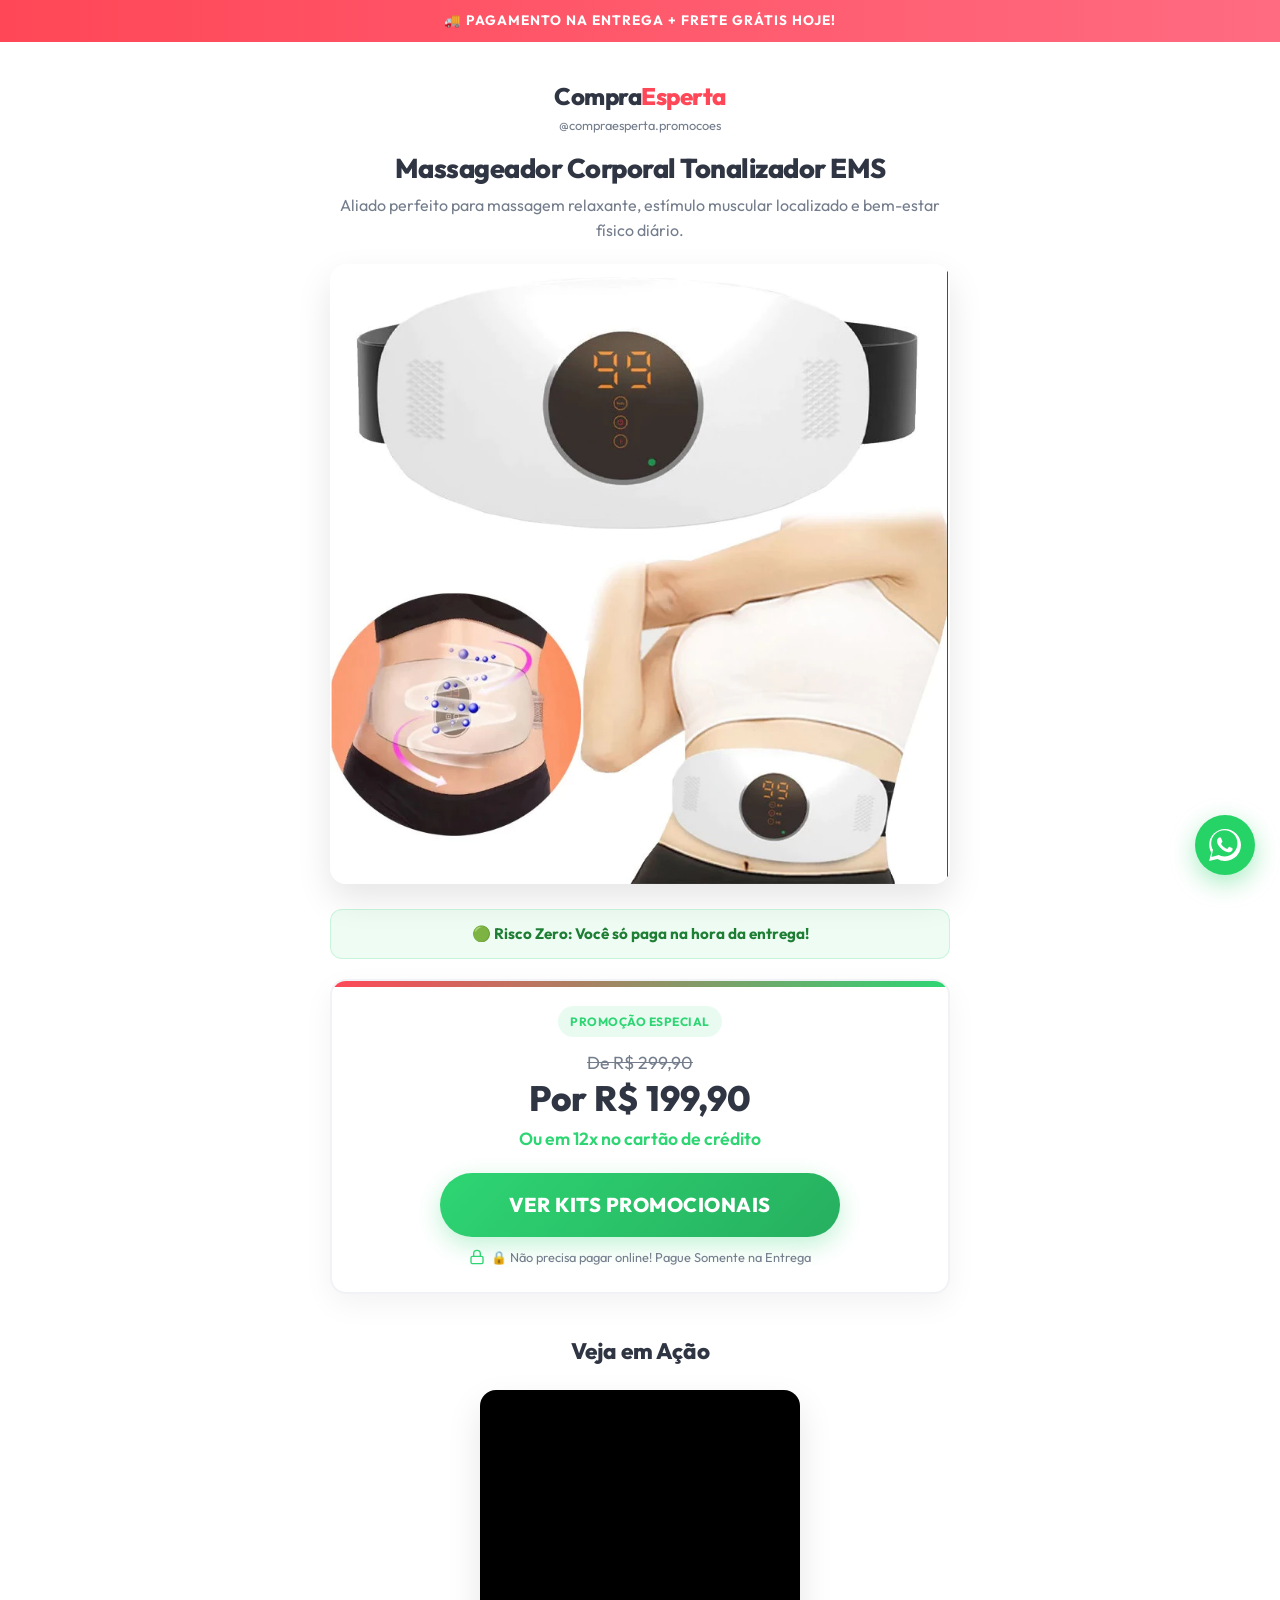
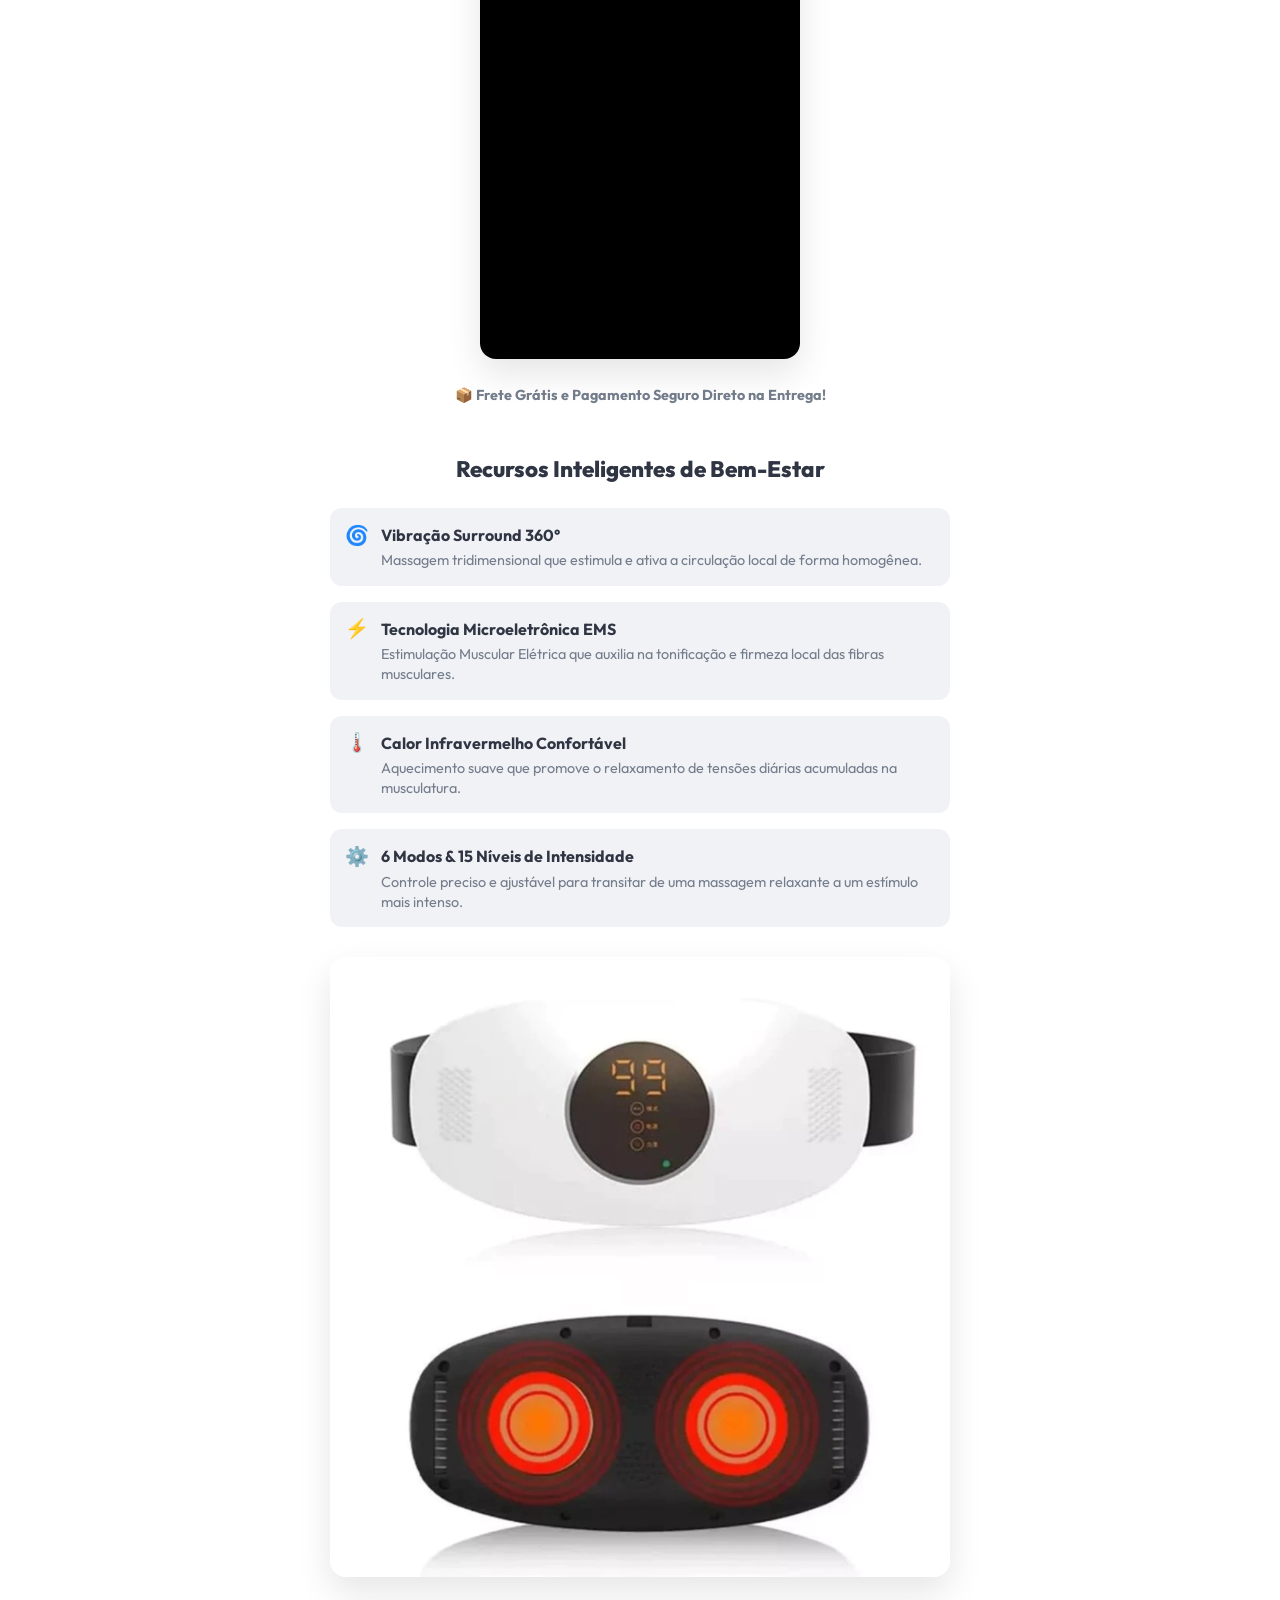
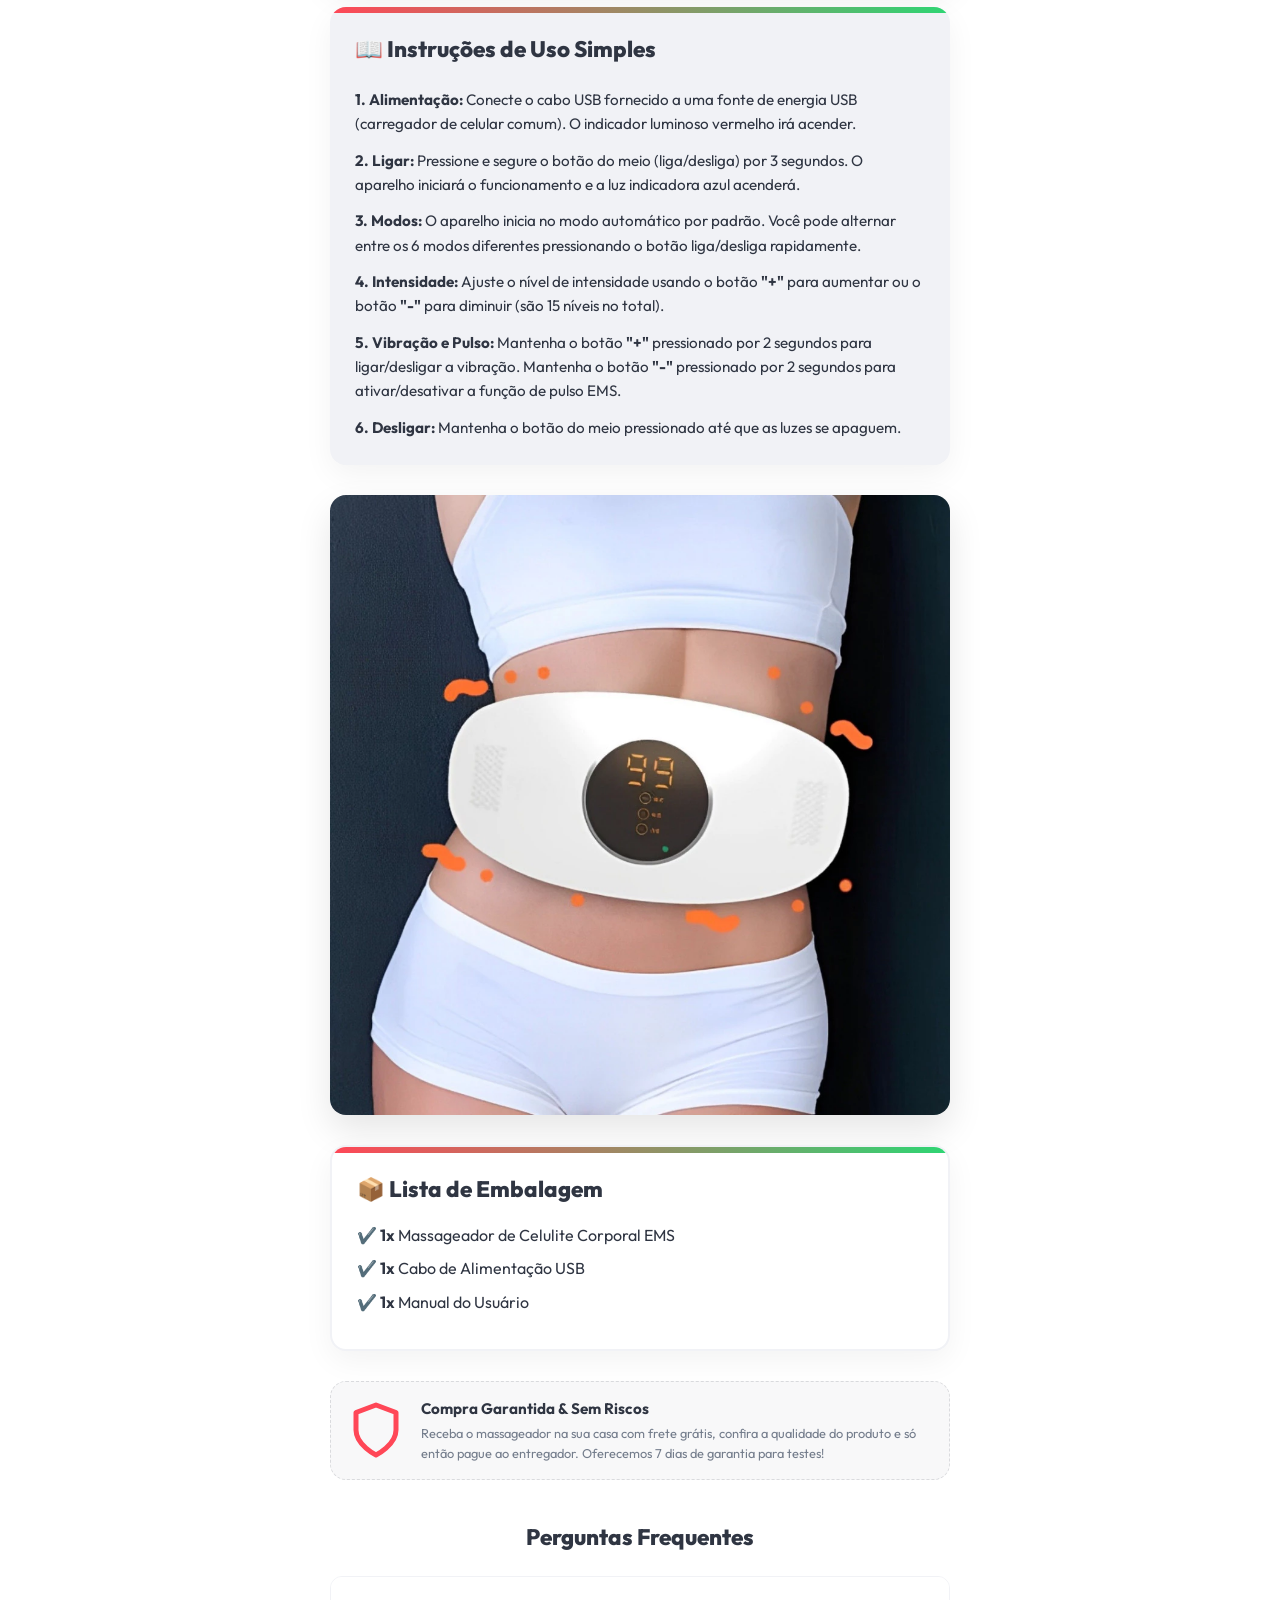
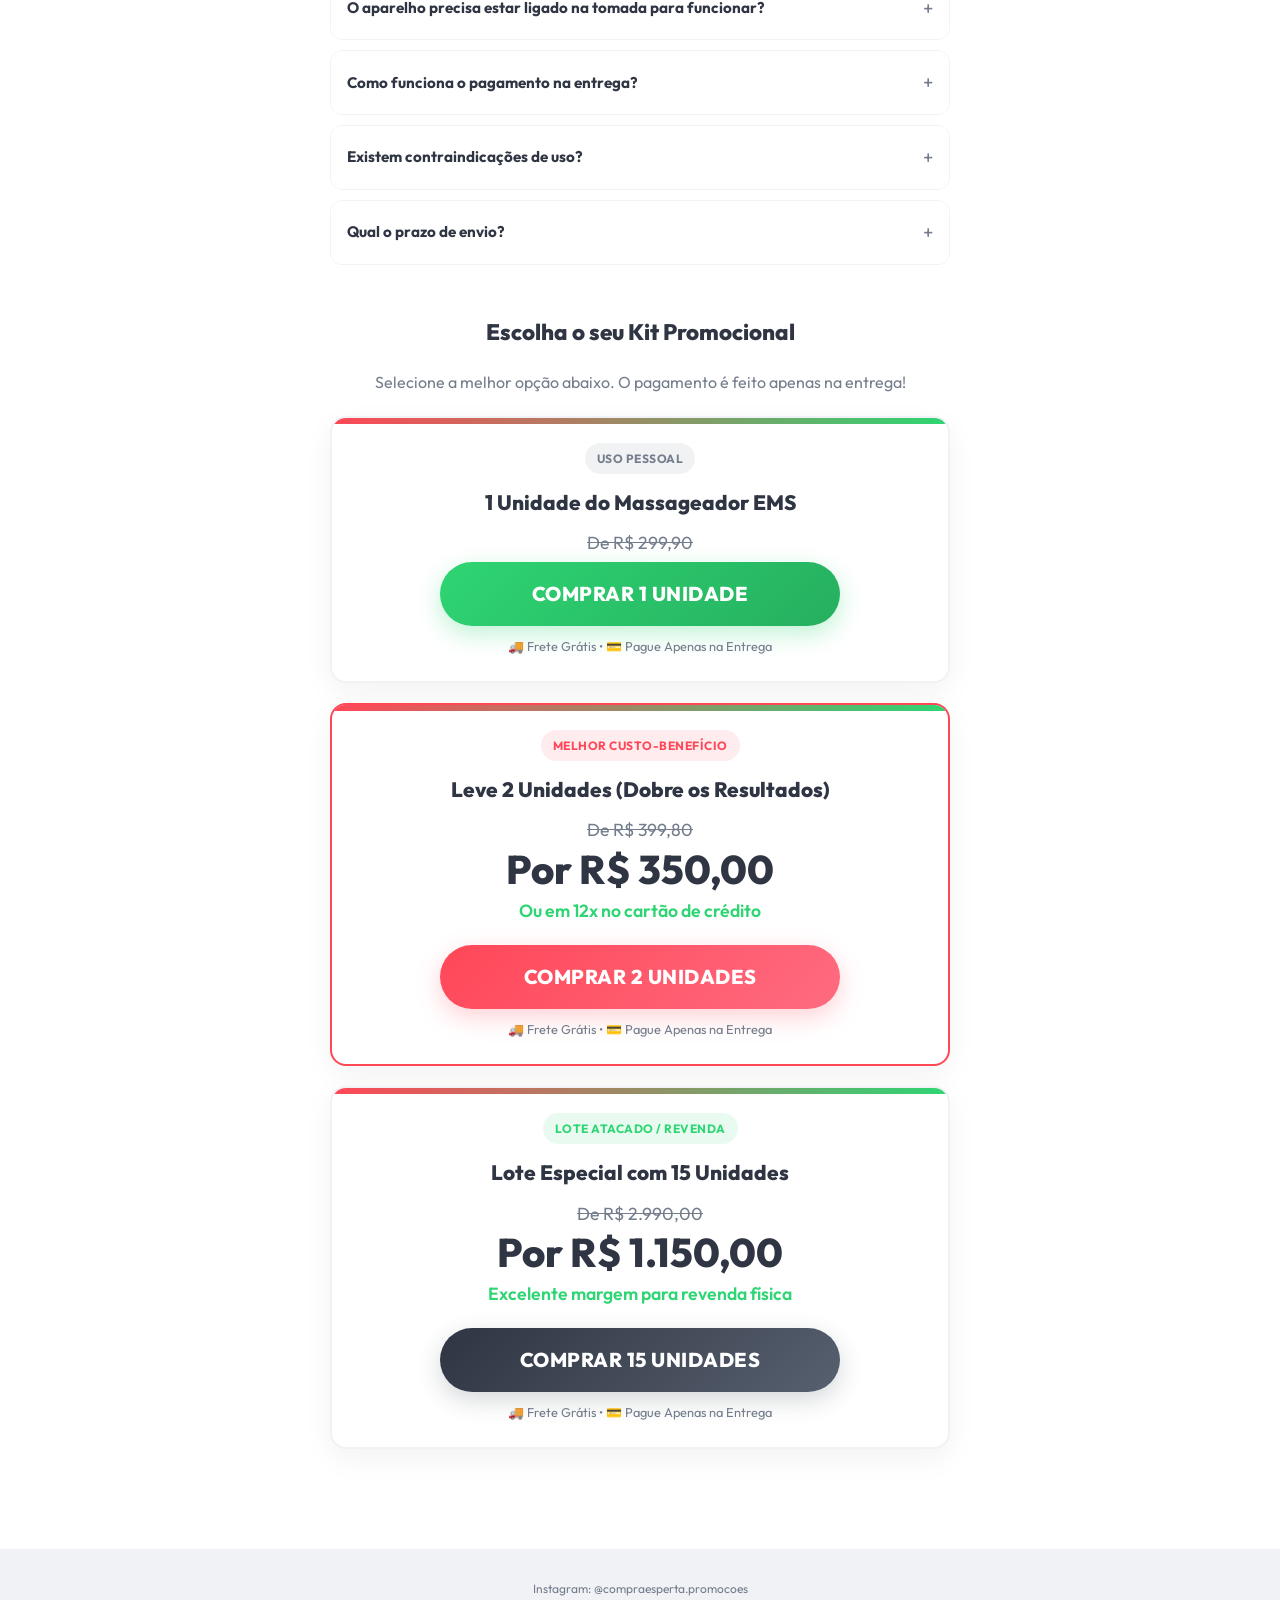
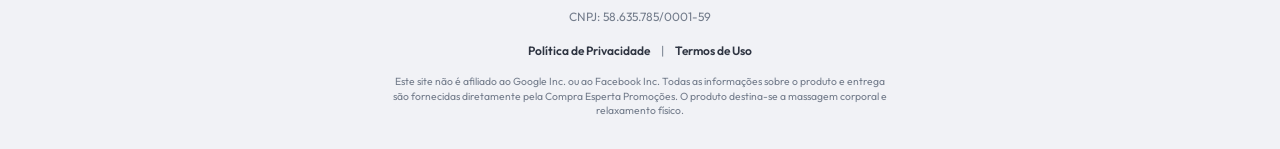
<file: cintamagnetica/index.html>
<!DOCTYPE html>
<html lang="pt-BR">
<head>
    <meta charset="UTF-8">
    <meta name="viewport" content="width=device-width, initial-scale=1.0">
    <title>Massageador Modelador Corporal EMS - Compra Esperta Promoções</title>
    
    <!-- Meta Descrição para SEO & Google Ads Compliance -->
    <meta name="description" content="Experimente o conforto do massageador corporal de alta performance. Tecnologia EMS, vibração surround 360° e aquecimento local. Pague na entrega com frete grátis!">

    <!-- CSS Compartilhado -->
    <link rel="stylesheet" href="../assets/css/landing.css">

    <!-- ========================================== -->
    <!-- GOOGLE ADS GLOBAL TAG -->
    <!-- Google tag (gtag.js) -->
    <script async src="https://www.googletagmanager.com/gtag/js?id=AW-18328327074"></script>
    <script>
      window.dataLayer = window.dataLayer || [];
      function gtag(){dataLayer.push(arguments);}
      gtag('js', new Date());

      gtag('config', 'AW-18328327074');
    </script>
    <!-- ========================================== -->
</head>
<body>

    <!-- Faixa de Urgência Superior -->
    <div class="top-urgency-bar">
        <span>🚚 PAGAMENTO NA ENTREGA + FRETE GRÁTIS HOJE!</span>
    </div>

    <div class="container">
        <!-- Cabeçalho -->
        <header class="landing-header">
            <div class="logo">Compra<span>Esperta</span></div>
            <p style="font-size: 0.8rem; color: var(--text-muted);">@compraesperta.promocoes</p>
        </header>

        <!-- Headline Principal (Focada em bem-estar e relaxamento para compliance) -->
        <div class="headline-container">
            <h1 class="headline" style="font-size: 1.7rem;">Massageador Corporal Tonalizador EMS</h1>
            <p class="subheadline">Aliado perfeito para massagem relaxante, estímulo muscular localizado e bem-estar físico diário.</p>
        </div>

        <!-- Imagem Principal do Produto (Copiada para a pasta images) -->
        <img src="images/1.jpg" alt="Massageador Modelador Corporal EMS" class="product-image">

        <!-- Selo de Confiança Pague na Entrega -->
        <div style="background-color: rgba(46, 213, 115, 0.08); border: 1px solid rgba(46, 213, 115, 0.2); border-radius: 12px; padding: 12px; margin-bottom: 20px; display: flex; align-items: center; justify-content: center; gap: 8px; font-weight: 700; color: #1e7e34; font-size: 0.95rem;">
            🟢 Risco Zero: Você só paga na hora da entrega!
        </div>

        <!-- Card de Oferta e Preços -->
        <div class="offer-card">
            <span class="offer-badge" style="background-color: rgba(46, 213, 115, 0.1); color: var(--accent-color);">Promoção Especial</span>
            <div class="price-old">De R$ 299,90</div>
            <div class="price-new" style="font-size: 2.2rem;">Por R$ 199,90</div>
            <div class="price-installments">Ou em 12x no cartão de crédito</div>
            
            <!-- Botão de CTA que rola para a seção de kits -->
            <a href="#kits" 
               id="cta-topo" 
               class="cta-button">
                VER KITS PROMOCIONAIS
            </a>
            
            <div class="cta-subtext">
                <svg width="16" height="16" viewBox="0 0 24 24" fill="none" stroke="currentColor" stroke-width="2" stroke-linecap="round" stroke-linejoin="round" style="color: var(--accent-color);"><rect x="3" y="11" width="18" height="11" rx="2" ry="2"></rect><path d="M7 11V7a5 5 0 0 1 10 0v4"></path></svg>
                🔒 Não precisa pagar online! Pague Somente na Entrega
            </div>
        </div>

        <!-- Seção de Vídeo de Vendas (Shorts Incorporado) -->
        <div class="headline-container" style="margin-top: 40px;">
            <h2 class="section-title">Veja em Ação</h2>
        </div>
        <div class="media-container" style="aspect-ratio: 9 / 16; max-width: 320px; margin-left: auto; margin-right: auto;">
            <!-- Iframe para shorts adaptado -->
            <iframe src="https://www.youtube.com/embed/2bv70MQG6J8" title="Vídeo do Produto" allow="accelerometer; autoplay; clipboard-write; encrypted-media; gyroscope; picture-in-picture" allowfullscreen></iframe>
        </div>
        <p style="text-align: center; font-size: 0.9rem; color: var(--text-muted); margin-top: 10px; font-weight: 700;">
            📦 Frete Grátis e Pagamento Seguro Direto na Entrega!
        </p>

        <!-- Benefícios & Recursos (Totalmente em conformidade com o Google Ads) -->
        <div class="headline-container" style="margin-top: 45px;">
            <h2 class="section-title">Recursos Inteligentes de Bem-Estar</h2>
        </div>
        
        <ul class="benefits-list">
            <li class="benefit-item">
                <span class="benefit-icon">🌀</span>
                <div class="benefit-content">
                    <strong>Vibração Surround 360°</strong>
                    <p>Massagem tridimensional que estimula e ativa a circulação local de forma homogênea.</p>
                </div>
            </li>
            <li class="benefit-item">
                <span class="benefit-icon">⚡</span>
                <div class="benefit-content">
                    <strong>Tecnologia Microeletrônica EMS</strong>
                    <p>Estimulação Muscular Elétrica que auxilia na tonificação e firmeza local das fibras musculares.</p>
                </div>
            </li>
            <li class="benefit-item">
                <span class="benefit-icon">🌡️</span>
                <div class="benefit-content">
                    <strong>Calor Infravermelho Confortável</strong>
                    <p>Aquecimento suave que promove o relaxamento de tensões diárias acumuladas na musculatura.</p>
                </div>
            </li>
            <li class="benefit-item">
                <span class="benefit-icon">⚙️</span>
                <div class="benefit-content">
                    <strong>6 Modos & 15 Níveis de Intensidade</strong>
                    <p>Controle preciso e ajustável para transitar de uma massagem relaxante a um estímulo mais intenso.</p>
                </div>
            </li>
        </ul>

        <!-- Imagem Secundária de Detalhes -->
        <img src="images/2.jpg" alt="Estrutura e tecnologia do massageador" class="product-image" style="margin-top: 20px;">

        <!-- Como Usar o Produto -->
        <div class="offer-card" style="background-color: var(--bg-light); border: none; text-align: left; margin-top: 30px;">
            <h3 class="section-title" style="margin-bottom: 20px; text-align: left;">📖 Instruções de Uso Simples</h3>
            
            <p style="font-size: 0.95rem; margin-bottom: 12px;">
                <strong>1. Alimentação:</strong> Conecte o cabo USB fornecido a uma fonte de energia USB (carregador de celular comum). O indicador luminoso vermelho irá acender.
            </p>
            <p style="font-size: 0.95rem; margin-bottom: 12px;">
                <strong>2. Ligar:</strong> Pressione e segure o botão do meio (liga/desliga) por 3 segundos. O aparelho iniciará o funcionamento e a luz indicadora azul acenderá.
            </p>
            <p style="font-size: 0.95rem; margin-bottom: 12px;">
                <strong>3. Modos:</strong> O aparelho inicia no modo automático por padrão. Você pode alternar entre os 6 modos diferentes pressionando o botão liga/desliga rapidamente.
            </p>
            <p style="font-size: 0.95rem; margin-bottom: 12px;">
                <strong>4. Intensidade:</strong> Ajuste o nível de intensidade usando o botão <strong>"+"</strong> para aumentar ou o botão <strong>"-"</strong> para diminuir (são 15 níveis no total).
            </p>
            <p style="font-size: 0.95rem; margin-bottom: 12px;">
                <strong>5. Vibração e Pulso:</strong> Mantenha o botão <strong>"+"</strong> pressionado por 2 segundos para ligar/desligar a vibração. Mantenha o botão <strong>"-"</strong> pressionado por 2 segundos para ativar/desativar a função de pulso EMS.
            </p>
            <p style="font-size: 0.95rem;">
                <strong>6. Desligar:</strong> Mantenha o botão do meio pressionado até que as luzes se apaguem.
            </p>
        </div>

        <!-- Imagem de Embalagem / Kit -->
        <img src="images/3.jpg" alt="Kit completo do massageador" class="product-image" style="margin-top: 20px;">

        <!-- Itens Inclusos na Caixa -->
        <div class="offer-card" style="background-color: #ffffff; border: 2px solid #f1f2f6; text-align: left; margin-top: 30px;">
            <h3 class="section-title" style="margin-bottom: 15px; text-align: left;">📦 Lista de Embalagem</h3>
            <p style="font-size: 1rem; margin-bottom: 8px;">✔️ <strong>1x</strong> Massageador de Celulite Corporal EMS</p>
            <p style="font-size: 1rem; margin-bottom: 8px;">✔️ <strong>1x</strong> Cabo de Alimentação USB</p>
            <p style="font-size: 1rem; margin-bottom: 8px;">✔️ <strong>1x</strong> Manual do Usuário</p>
        </div>

        <!-- Garantia de Desafio Compra Esperta -->
        <div class="guarantee-box" style="margin-top: 30px;">
            <svg class="guarantee-icon" viewBox="0 0 24 24" fill="none" stroke="var(--primary-color)" stroke-width="2" stroke-linecap="round" stroke-linejoin="round">
                <path d="M12 22s8-4 8-10V5l-8-3-8 3v7c0 6 8 10 8 10z"></path>
            </svg>
            <div class="guarantee-text">
                <h4>Compra Garantida & Sem Riscos</h4>
                <p>Receba o massageador na sua casa com frete grátis, confira a qualidade do produto e só então pague ao entregador. Oferecemos 7 dias de garantia para testes!</p>
            </div>
        </div>

        <!-- FAQ / Dúvidas Frequentes -->
        <div class="headline-container" style="margin-top: 40px;">
            <h2 class="section-title">Perguntas Frequentes</h2>
        </div>
        
        <div class="faq-accordion">
            <details class="faq-item">
                <summary>O aparelho precisa estar ligado na tomada para funcionar?</summary>
                <div class="faq-content">
                    Sim. O massageador corporal funciona conectado à fonte de energia por meio do cabo USB que acompanha o kit. Você pode conectá-lo a um carregador portátil (power bank) ou ao adaptador de celular comum de tomada.
                </div>
            </details>
            <details class="faq-item">
                <summary>Como funciona o pagamento na entrega?</summary>
                <div class="faq-content">
                    É simples: você insere os dados para entrega no checkout e enviamos o produto. O pagamento é realizado diretamente ao entregador apenas quando ele estiver com o produto em mãos na sua casa. Aceitamos cartões de crédito, débito, Pix ou dinheiro.
                </div>
            </details>
            <details class="faq-item">
                <summary>Existem contraindicações de uso?</summary>
                <div class="faq-content">
                    Sim. Por conter a tecnologia de estímulos eletrônicos EMS, o aparelho não é recomendado para pessoas gestantes, portadores de marcapasso, pessoas com problemas cardíacos graves, trombose ou lesões ativas na pele na área de aplicação.
                </div>
            </details>
            <details class="faq-item">
                <summary>Qual o prazo de envio?</summary>
                <div class="faq-content">
                    Nosso prazo médio de entrega varia de 3 a 7 dias úteis. Após o envio, você receberá atualizações do rastreamento do produto diretamente no seu WhatsApp e e-mail cadastrados.
                </div>
            </details>
        </div>

        <!-- Seção de Kits (Escolha o seu Kit) -->
        <div id="kits" class="headline-container" style="margin-top: 50px;">
            <h2 class="section-title">Escolha o seu Kit Promocional</h2>
            <p class="subheadline">Selecione a melhor opção abaixo. O pagamento é feito apenas na entrega!</p>
        </div>

        <div style="display: flex; flex-direction: column; gap: 20px; margin-bottom: 40px;">
            <!-- Kit 1: 1 Unidade -->
            <div class="offer-card" style="margin-bottom: 0;">
                <span class="offer-badge" style="background-color: rgba(116, 125, 140, 0.1); color: var(--text-muted);">Uso Pessoal</span>
                <h3 style="font-size: 1.3rem; font-weight: 800; color: var(--secondary-color); margin-bottom: 10px;">1 Unidade do Massageador EMS</h3>
                <div class="price-old">De R$ 299,90</div>
                         <a href="https://entrega.logzz.com.br/pay/memrdvvdz/smfgv-1-cinto-magnetico-emagrecimento-full" 
                   id="cta-kit-1" 
                   class="cta-button"
                   onclick="return registrarCliqueConversao('AW-18328327074/CLIQUE_KIT1', this.href)">
                    COMPRAR 1 UNIDADE
                </a>
                <div class="cta-subtext">🚚 Frete Grátis &bull; 💳 Pague Apenas na Entrega</div>
            </div>

            <!-- Kit 2: 2 Unidades -->
            <div class="offer-card" style="margin-bottom: 0; border: 2px solid var(--primary-color);">
                <span class="offer-badge" style="background-color: rgba(255, 71, 87, 0.1); color: var(--primary-color);">Melhor Custo-Benefício</span>
                <h3 style="font-size: 1.3rem; font-weight: 800; color: var(--secondary-color); margin-bottom: 10px;">Leve 2 Unidades (Dobre os Resultados)</h3>
                <div class="price-old">De R$ 399,80</div>
                <div class="price-new">Por R$ 350,00</div>
                <div class="price-installments">Ou em 12x no cartão de crédito</div>
                
                <a href="https://entrega.logzz.com.br/pay/memrdvvdz/2-por-35000" 
                   id="cta-kit-2" 
                   class="cta-button"
                   style="background: linear-gradient(135deg, var(--primary-color), #ff6b81); box-shadow: 0 8px 24px rgba(255, 71, 87, 0.25);"
                   onclick="return registrarCliqueConversao('AW-18328327074/CLIQUE_KIT2', this.href)">
                    COMPRAR 2 UNIDADES
                </a>
                <div class="cta-subtext">🚚 Frete Grátis &bull; 💳 Pague Apenas na Entrega</div>
            </div>

            <!-- Kit 3: 15 Unidades -->
            <div class="offer-card" style="margin-bottom: 0;">
                <span class="offer-badge" style="background-color: rgba(46, 213, 115, 0.1); color: var(--accent-color);">Lote Atacado / Revenda</span>
                <h3 style="font-size: 1.3rem; font-weight: 800; color: var(--secondary-color); margin-bottom: 10px;">Lote Especial com 15 Unidades</h3>
                <div class="price-old">De R$ 2.990,00</div>
                <div class="price-new">Por R$ 1.150,00</div>
                <div class="price-installments">Excelente margem para revenda física</div>
                
                <a href="https://entrega.logzz.com.br/pay/memrdvvdz/15-cintas" 
                   id="cta-kit-3" 
                   class="cta-button"
                   style="background: linear-gradient(135deg, #2f3542, #57606f); box-shadow: 0 8px 24px rgba(47, 53, 66, 0.2);"
                   onclick="return registrarCliqueConversao('AW-18328327074/CLIQUE_KIT3', this.href)">
                    COMPRAR 15 UNIDADES
                </a>
                <div class="cta-subtext">🚚 Frete Grátis &bull; 💳 Pague Apenas na Entrega</div>
            </div>
        </div>
    </div>

    <!-- Rodapé em conformidade com Google Ads -->
    <footer class="landing-footer">
        <p>Instagram: @compraesperta.promocoes</p>
        <p>CNPJ: 58.635.785/0001-59</p>
        <div style="margin: 15px 0;">
            <a href="/politicas/privacidade">Política de Privacidade</a> | 
            <a href="/politicas/termos">Termos de Uso</a>
        </div>
        <p style="font-size: 0.65rem; color: var(--text-muted); line-height: 1.4; max-width: 500px; margin: 0 auto;">
            Este site não é afiliado ao Google Inc. ou ao Facebook Inc. Todas as informações sobre o produto e entrega são fornecidas diretamente pela Compra Esperta Promoções. O produto destina-se a massagem corporal e relaxamento físico.
        </p>
    </footer>

    <!-- Botão de suporte WhatsApp Flutuante -->
    <a href="https://wa.me/5517992510545?text=Olá!%20Tenho%20uma%20dúvida%20sobre%20o%20Massageador%20EMS%20do%20site." 
       class="whatsapp-float" 
       target="_blank" 
       rel="noopener noreferrer"
       title="Fale conosco no WhatsApp">
        <svg viewBox="0 0 24 24">
            <path d="M.057 24l1.687-6.163c-1.041-1.804-1.588-3.849-1.587-5.946C.06 5.348 5.397.01 12.008.01c3.202.001 6.212 1.246 8.477 3.514 2.266 2.268 3.507 5.28 3.505 8.484-.004 6.657-5.34 11.997-11.953 11.997-2.005-.001-3.973-.503-5.729-1.458L0 24zm6.59-4.846c1.6.95 3.188 1.449 4.825 1.451 5.436 0 9.86-4.37 9.864-9.799.002-2.63-1.023-5.101-2.885-6.963C16.63 2.028 14.155.998 11.52.998 6.085.998 1.662 5.37 1.658 10.798c-.001 1.685.453 3.328 1.327 4.795L1.84 21.03l5.525-1.448l-.718-.428zM17.585 14.397c-.3-.15-1.77-.875-2.046-.975-.276-.1-.477-.15-.677.15-.2.3-.775.975-.95 1.175-.177.2-.35.225-.65.075-.3-.15-1.265-.467-2.41-1.485-.89-.795-1.49-1.77-1.665-2.07-.177-.3-.02-.463.13-.61.137-.133.3-.35.45-.525.15-.175.2-.3.3-.5.1-.2.05-.375-.025-.525-.075-.15-.677-1.635-.927-2.235-.24-.58-.488-.5-.677-.51-.173-.008-.373-.01-.573-.01-.2 0-.526.075-.802.375-.276.3-1.05 1.025-1.05 2.5s1.025 2.9 1.175 3.1c.15.2 2.013 3.074 4.877 4.317.68.297 1.21.474 1.62.605.684.218 1.307.187 1.8.113.55-.082 1.77-.725 2.02-1.4.25-.675.25-1.25.175-1.375-.075-.125-.275-.2-.575-.35z"/>
        </svg>
    </a>

    <!-- Script de Rastreamento de Conversão no Clique -->
    <script>
    function registrarCliqueConversao(label, urlDestino) {
        if (typeof gtag !== 'undefined' && !label.includes('CLIQUE_PLACEHOLDER')) {
            gtag('event', 'conversion', {
                'send_to': label,
                'event_callback': function() {
                    window.location.href = urlDestino;
                }
            });
            setTimeout(function() {
                window.location.href = urlDestino;
            }, 500);
            return false;
        }
        return true; 
    }
    </script>
</body>
</html>
</file>
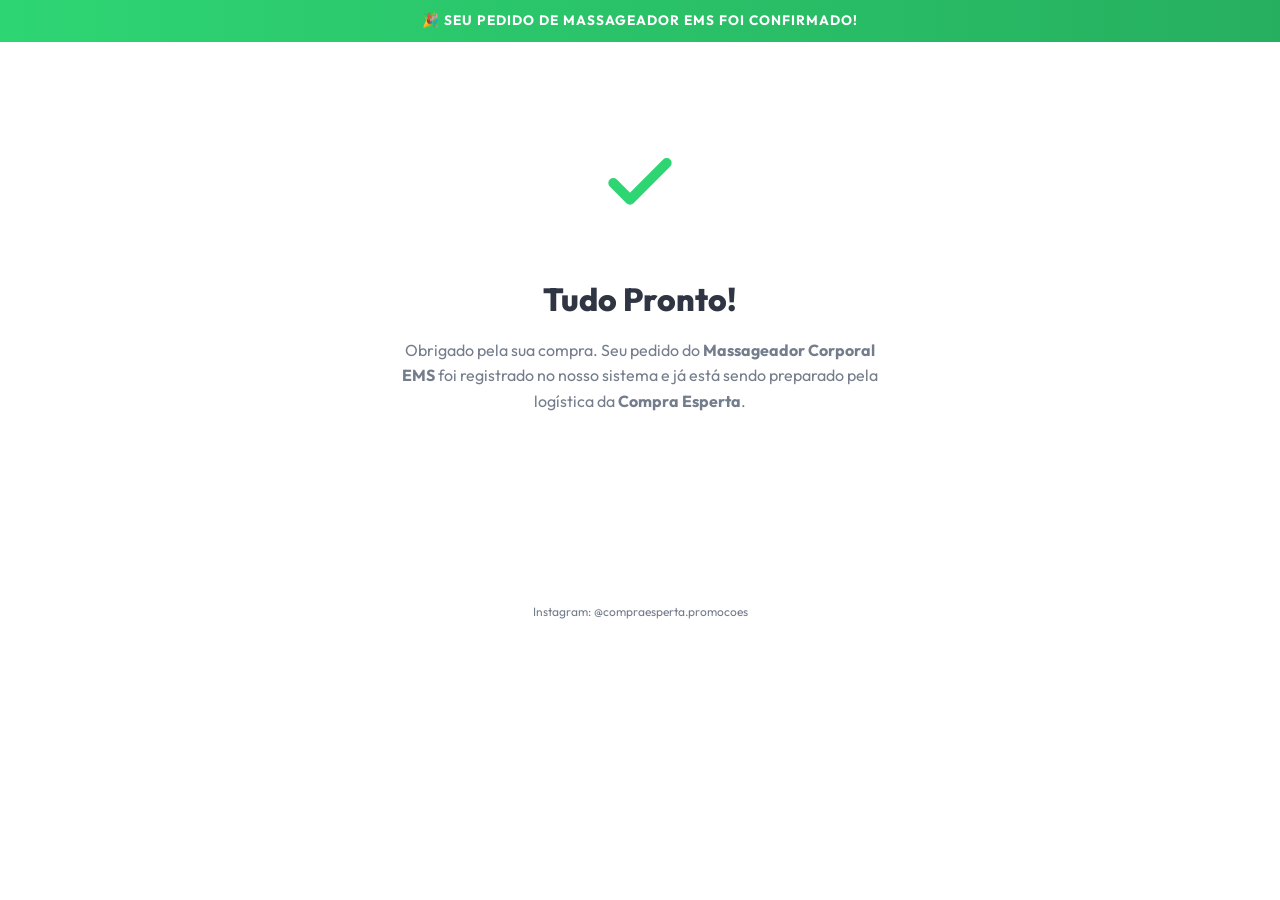
<file: cintamagnetica-obrigado.html>
<!DOCTYPE html>
<html lang="pt-BR">
<head>
    <meta charset="UTF-8">
    <meta name="viewport" content="width=device-width, initial-scale=1.0">
    <title>Pedido Confirmado! - Compra Esperta</title>
    
    <!-- Meta Robots para evitar indexação redundante de conversão -->
    <meta name="robots" content="noindex, nofollow">

    <!-- CSS Compartilhado (Caminho relativo ao nível raiz) -->
    <link rel="stylesheet" href="./assets/css/landing.css">

    <!-- Google tag (gtag.js) - Apenas tag global para remarketing (evita duplicidade de conversão) -->
    <script async src="https://www.googletagmanager.com/gtag/js?id=AW-18328327074"></script>
    <script>
      window.dataLayer = window.dataLayer || [];
      function gtag(){dataLayer.push(arguments);}
      gtag('js', new Date());

      gtag('config', 'AW-18328327074');
    </script>
</head>
<body>

    <!-- Faixa Superior de Confirmação -->
    <div class="top-urgency-bar" style="background: linear-gradient(90deg, #2ed573, #26af5f);">
        <span>🎉 SEU PEDIDO DE MASSAGEADOR EMS FOI CONFIRMADO!</span>
    </div>

    <div class="container">
        <div class="thankyou-wrapper" style="min-height: 50vh;">
            <!-- Ícone de Sucesso (Checkmark SVG) -->
            <div class="thankyou-icon">
                <svg width="80" height="80" viewBox="0 0 24 24" fill="none" stroke="currentColor" stroke-width="3" stroke-linecap="round" stroke-linejoin="round">
                    <polyline points="20 6 9 17 4 12"></polyline>
                </svg>
            </div>

            <!-- Título e Texto principal -->
            <h1 class="thankyou-title">Tudo Pronto!</h1>
            <p class="thankyou-text" style="max-width: 500px; margin-bottom: 20px;">
                Obrigado pela sua compra. Seu pedido do <strong>Massageador Corporal EMS</strong> foi registrado no nosso sistema e já está sendo preparado pela logística da <strong>Compra Esperta</strong>.
            </p>
        </div>
    </div>

    <!-- Rodapé Simplificado -->
    <footer class="landing-footer" style="background-color: var(--bg-white);">
        <p>Instagram: @compraesperta.promocoes</p>
    </footer>

</body>
</html>
</file>
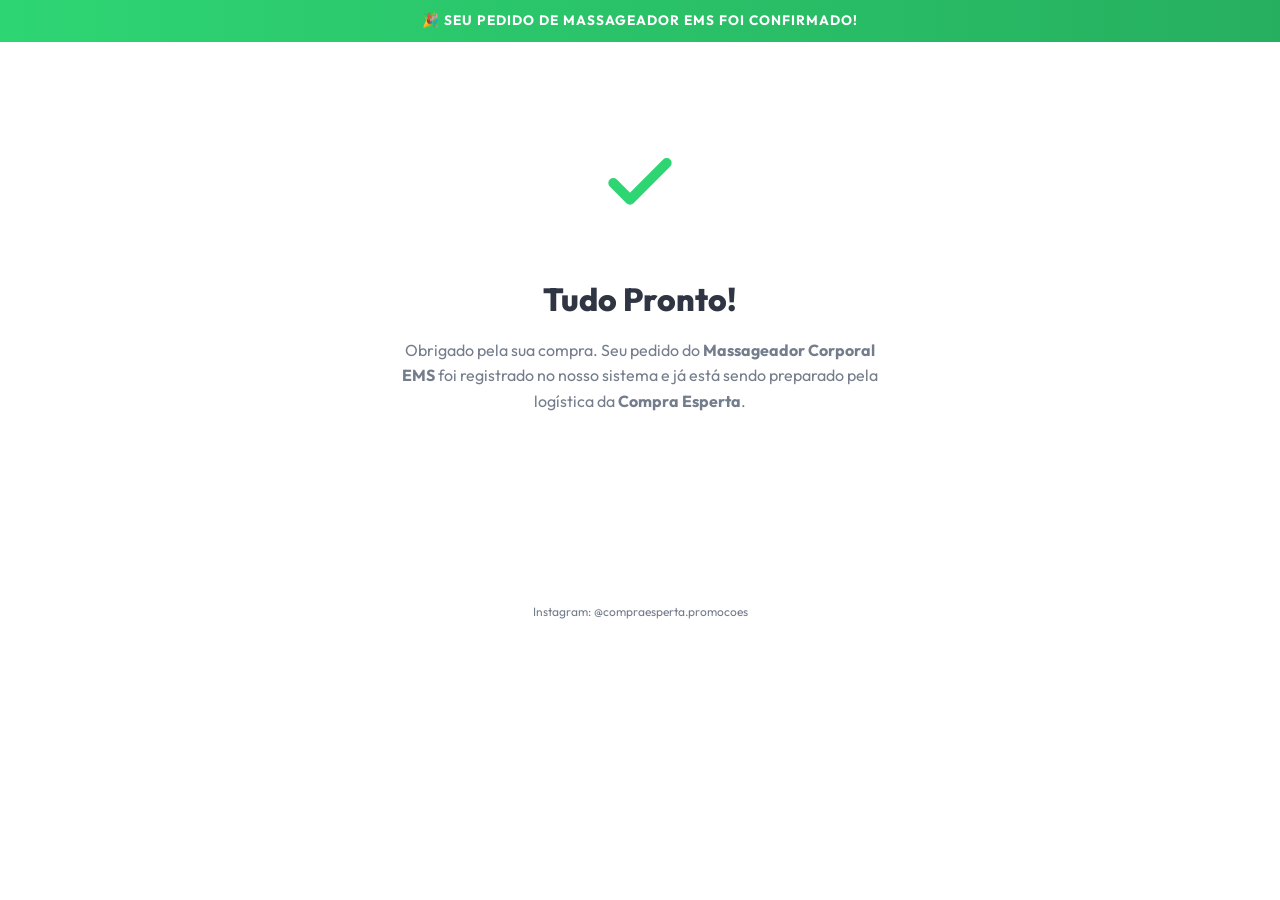
<file: cintamagnetica/obrigado.html>
<!DOCTYPE html>
<html lang="pt-BR">
<head>
    <meta charset="UTF-8">
    <meta name="viewport" content="width=device-width, initial-scale=1.0">
    <title>Pedido Confirmado! - Compra Esperta</title>
    
    <!-- Meta Robots para evitar indexação redundante de conversão -->
    <meta name="robots" content="noindex, nofollow">

    <!-- CSS Compartilhado (Caminho relativo a subdiretório) -->
    <link rel="stylesheet" href="../assets/css/landing.css">

    <!-- Google tag (gtag.js) - Apenas tag global para remarketing (evita duplicidade de conversão) -->
    <script async src="https://www.googletagmanager.com/gtag/js?id=AW-18328327074"></script>
    <script>
      window.dataLayer = window.dataLayer || [];
      function gtag(){dataLayer.push(arguments);}
      gtag('js', new Date());

      gtag('config', 'AW-18328327074');
    </script>
</head>
<body>

    <!-- Faixa Superior de Confirmação -->
    <div class="top-urgency-bar" style="background: linear-gradient(90deg, #2ed573, #26af5f);">
        <span>🎉 SEU PEDIDO DE MASSAGEADOR EMS FOI CONFIRMADO!</span>
    </div>

    <div class="container">
        <div class="thankyou-wrapper" style="min-height: 50vh;">
            <!-- Ícone de Sucesso (Checkmark SVG) -->
            <div class="thankyou-icon">
                <svg width="80" height="80" viewBox="0 0 24 24" fill="none" stroke="currentColor" stroke-width="3" stroke-linecap="round" stroke-linejoin="round">
                    <polyline points="20 6 9 17 4 12"></polyline>
                </svg>
            </div>

            <!-- Título e Texto principal -->
            <h1 class="thankyou-title">Tudo Pronto!</h1>
            <p class="thankyou-text" style="max-width: 500px; margin-bottom: 20px;">
                Obrigado pela sua compra. Seu pedido do <strong>Massageador Corporal EMS</strong> foi registrado no nosso sistema e já está sendo preparado pela logística da <strong>Compra Esperta</strong>.
            </p>
        </div>
    </div>

    <!-- Rodapé Simplificado -->
    <footer class="landing-footer" style="background-color: var(--bg-white);">
        <p>Instagram: @compraesperta.promocoes</p>
    </footer>

</body>
</html>
</file>
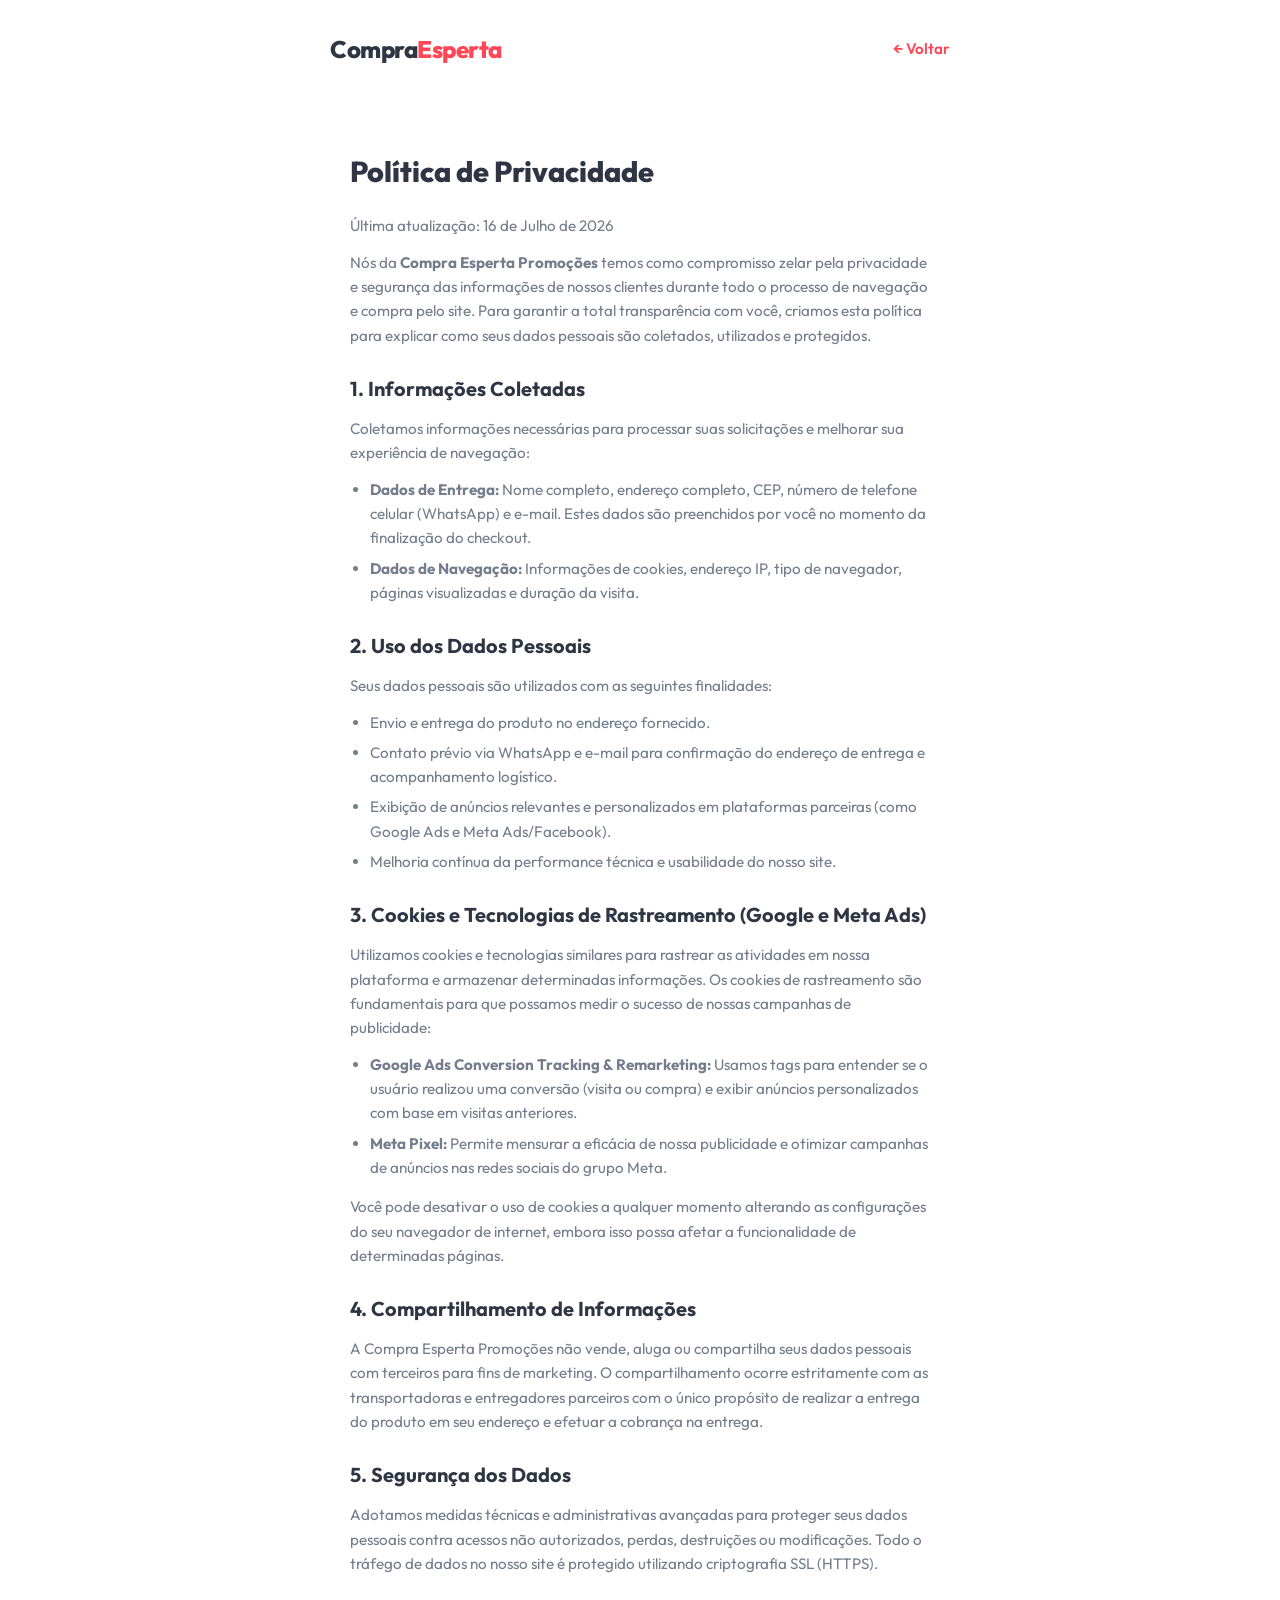
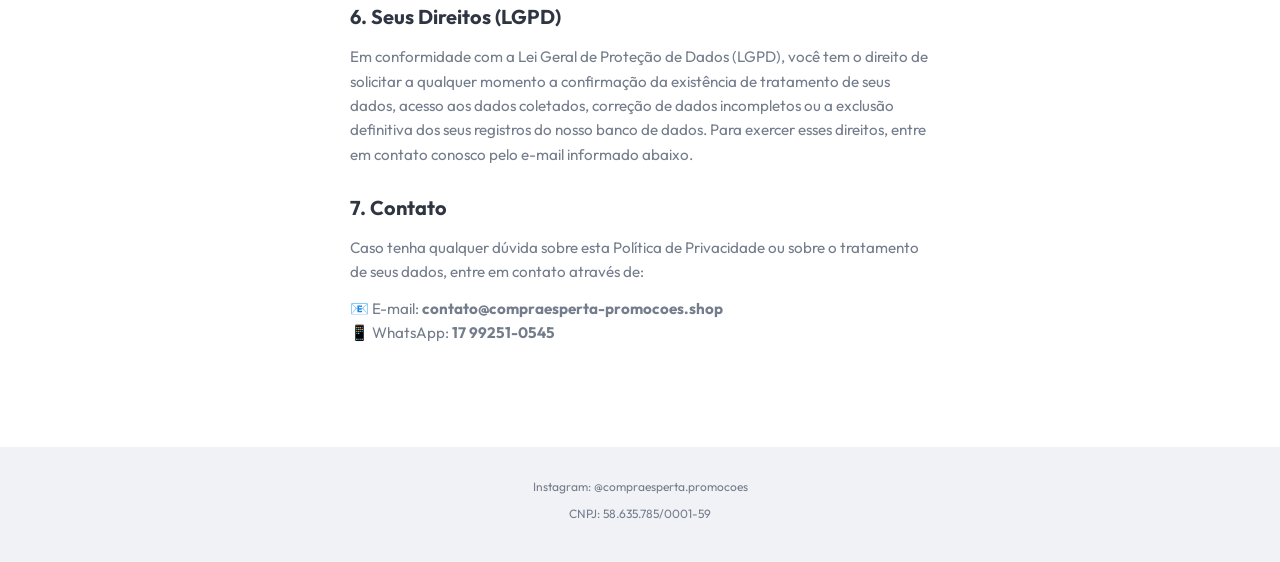
<file: politicas/privacidade.html>
<!DOCTYPE html>
<html lang="pt-BR">
<head>
    <meta charset="UTF-8">
    <meta name="viewport" content="width=device-width, initial-scale=1.0">
    <title>Política de Privacidade - Compra Esperta Promoções</title>
    <meta name="robots" content="noindex, follow">
    <link rel="stylesheet" href="../assets/css/landing.css">
    <style>
        .policy-content {
            padding: 30px 20px;
            font-size: 0.95rem;
            color: var(--text-main);
            line-height: 1.6;
        }
        .policy-content h1 {
            font-size: 1.8rem;
            font-weight: 800;
            margin-bottom: 20px;
            color: var(--secondary-color);
        }
        .policy-content h2 {
            font-size: 1.25rem;
            font-weight: 700;
            margin-top: 25px;
            margin-bottom: 12px;
            color: var(--secondary-color);
        }
        .policy-content p {
            margin-bottom: 12px;
            color: var(--text-muted);
        }
        .policy-content ul {
            margin-bottom: 15px;
            padding-left: 20px;
            color: var(--text-muted);
        }
        .policy-content li {
            margin-bottom: 6px;
        }
    </style>
</head>
<body>

    <header class="landing-header">
        <div class="container" style="display: flex; justify-content: space-between; align-items: center; padding: 15px 15px;">
            <a href="/" class="logo" style="text-decoration: none;">Compra<span>Esperta</span></a>
            <a href="javascript:history.back()" style="font-size: 0.95rem; font-weight: 600; color: var(--primary-color); text-decoration: none; display: inline-flex; align-items: center; gap: 4px;">
                ← Voltar
            </a>
        </div>
    </header>

    <div class="container">
        <main class="policy-content">
            <h1>Política de Privacidade</h1>
            <p>Última atualização: 16 de Julho de 2026</p>
            
            <p>Nós da <strong>Compra Esperta Promoções</strong> temos como compromisso zelar pela privacidade e segurança das informações de nossos clientes durante todo o processo de navegação e compra pelo site. Para garantir a total transparência com você, criamos esta política para explicar como seus dados pessoais são coletados, utilizados e protegidos.</p>

            <h2>1. Informações Coletadas</h2>
            <p>Coletamos informações necessárias para processar suas solicitações e melhorar sua experiência de navegação:</p>
            <ul>
                <li><strong>Dados de Entrega:</strong> Nome completo, endereço completo, CEP, número de telefone celular (WhatsApp) e e-mail. Estes dados são preenchidos por você no momento da finalização do checkout.</li>
                <li><strong>Dados de Navegação:</strong> Informações de cookies, endereço IP, tipo de navegador, páginas visualizadas e duração da visita.</li>
            </ul>

            <h2>2. Uso dos Dados Pessoais</h2>
            <p>Seus dados pessoais são utilizados com as seguintes finalidades:</p>
            <ul>
                <li>Envio e entrega do produto no endereço fornecido.</li>
                <li>Contato prévio via WhatsApp e e-mail para confirmação do endereço de entrega e acompanhamento logístico.</li>
                <li>Exibição de anúncios relevantes e personalizados em plataformas parceiras (como Google Ads e Meta Ads/Facebook).</li>
                <li>Melhoria contínua da performance técnica e usabilidade do nosso site.</li>
            </ul>

            <h2>3. Cookies e Tecnologias de Rastreamento (Google e Meta Ads)</h2>
            <p>Utilizamos cookies e tecnologias similares para rastrear as atividades em nossa plataforma e armazenar determinadas informações. Os cookies de rastreamento são fundamentais para que possamos medir o sucesso de nossas campanhas de publicidade:</p>
            <ul>
                <li><strong>Google Ads Conversion Tracking & Remarketing:</strong> Usamos tags para entender se o usuário realizou uma conversão (visita ou compra) e exibir anúncios personalizados com base em visitas anteriores.</li>
                <li><strong>Meta Pixel:</strong> Permite mensurar a eficácia de nossa publicidade e otimizar campanhas de anúncios nas redes sociais do grupo Meta.</li>
            </ul>
            <p>Você pode desativar o uso de cookies a qualquer momento alterando as configurações do seu navegador de internet, embora isso possa afetar a funcionalidade de determinadas páginas.</p>

            <h2>4. Compartilhamento de Informações</h2>
            <p>A Compra Esperta Promoções não vende, aluga ou compartilha seus dados pessoais com terceiros para fins de marketing. O compartilhamento ocorre estritamente com as transportadoras e entregadores parceiros com o único propósito de realizar a entrega do produto em seu endereço e efetuar a cobrança na entrega.</p>

            <h2>5. Segurança dos Dados</h2>
            <p>Adotamos medidas técnicas e administrativas avançadas para proteger seus dados pessoais contra acessos não autorizados, perdas, destruições ou modificações. Todo o tráfego de dados no nosso site é protegido utilizando criptografia SSL (HTTPS).</p>

            <h2>6. Seus Direitos (LGPD)</h2>
            <p>Em conformidade com a Lei Geral de Proteção de Dados (LGPD), você tem o direito de solicitar a qualquer momento a confirmação da existência de tratamento de seus dados, acesso aos dados coletados, correção de dados incompletos ou a exclusão definitiva dos seus registros do nosso banco de dados. Para exercer esses direitos, entre em contato conosco pelo e-mail informado abaixo.</p>

            <h2>7. Contato</h2>
            <p>Caso tenha qualquer dúvida sobre esta Política de Privacidade ou sobre o tratamento de seus dados, entre em contato através de:</p>
            <p>📧 E-mail: <strong>contato@compraesperta-promocoes.shop</strong><br>
               📱 WhatsApp: <strong>17 99251-0545</strong></p>
        </main>
    </div>

    <footer class="landing-footer">
        <p>Instagram: @compraesperta.promocoes</p>
        <p>CNPJ: 58.635.785/0001-59</p>
    </footer>

</body>
</html>
</file>
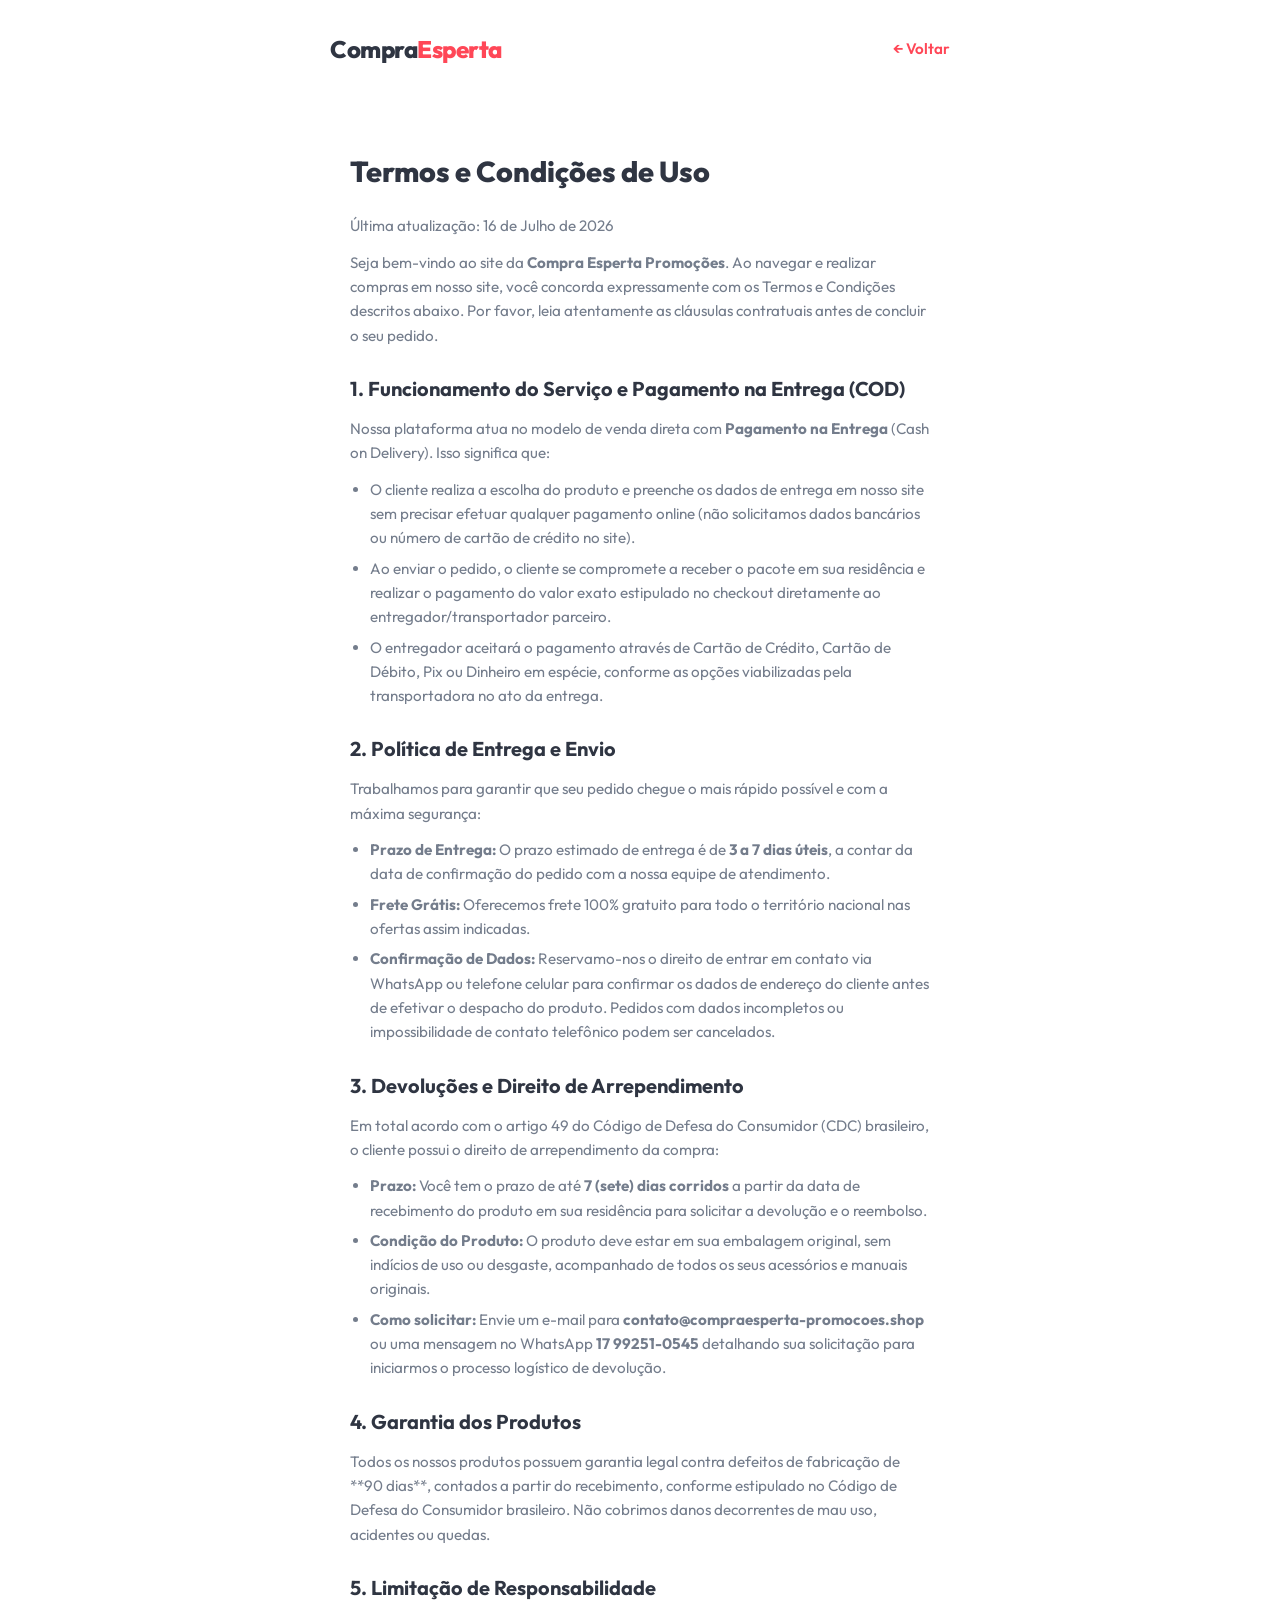
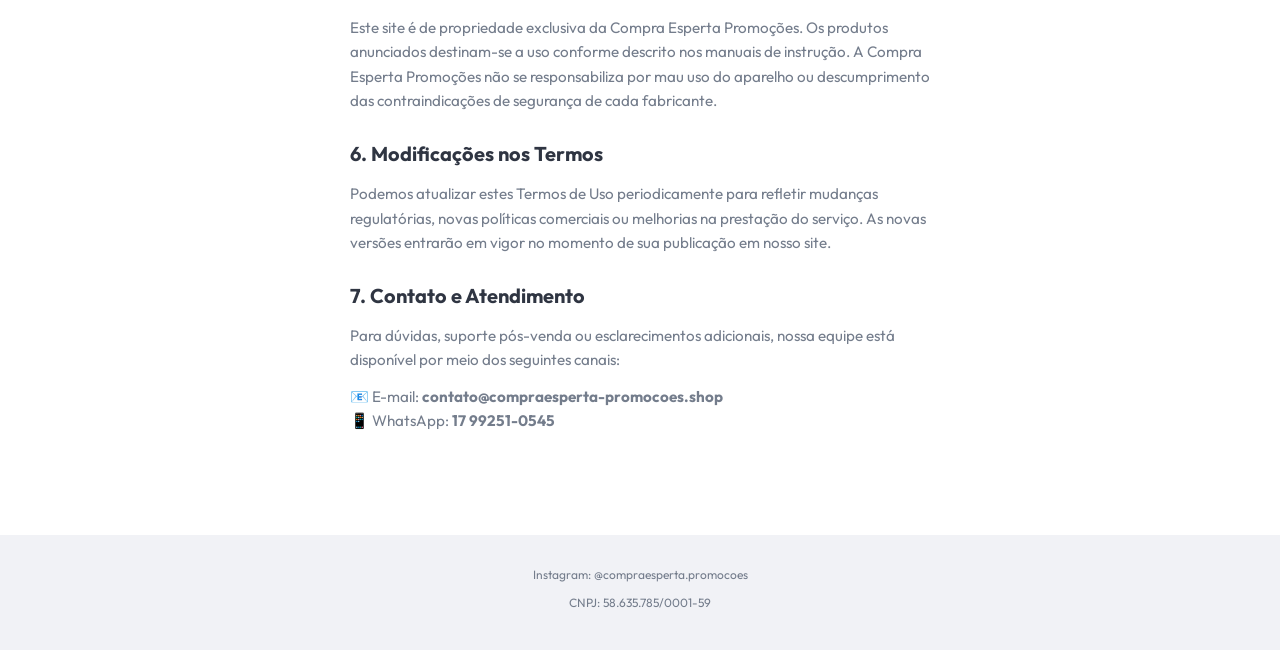
<file: politicas/termos.html>
<!DOCTYPE html>
<html lang="pt-BR">
<head>
    <meta charset="UTF-8">
    <meta name="viewport" content="width=device-width, initial-scale=1.0">
    <title>Termos de Uso - Compra Esperta Promoções</title>
    <meta name="robots" content="noindex, follow">
    <link rel="stylesheet" href="../assets/css/landing.css">
    <style>
        .policy-content {
            padding: 30px 20px;
            font-size: 0.95rem;
            color: var(--text-main);
            line-height: 1.6;
        }
        .policy-content h1 {
            font-size: 1.8rem;
            font-weight: 800;
            margin-bottom: 20px;
            color: var(--secondary-color);
        }
        .policy-content h2 {
            font-size: 1.25rem;
            font-weight: 700;
            margin-top: 25px;
            margin-bottom: 12px;
            color: var(--secondary-color);
        }
        .policy-content p {
            margin-bottom: 12px;
            color: var(--text-muted);
        }
        .policy-content ul {
            margin-bottom: 15px;
            padding-left: 20px;
            color: var(--text-muted);
        }
        .policy-content li {
            margin-bottom: 6px;
        }
    </style>
</head>
<body>

    <header class="landing-header">
        <div class="container" style="display: flex; justify-content: space-between; align-items: center; padding: 15px 15px;">
            <a href="/" class="logo" style="text-decoration: none;">Compra<span>Esperta</span></a>
            <a href="javascript:history.back()" style="font-size: 0.95rem; font-weight: 600; color: var(--primary-color); text-decoration: none; display: inline-flex; align-items: center; gap: 4px;">
                ← Voltar
            </a>
        </div>
    </header>

    <div class="container">
        <main class="policy-content">
            <h1>Termos e Condições de Uso</h1>
            <p>Última atualização: 16 de Julho de 2026</p>
            
            <p>Seja bem-vindo ao site da <strong>Compra Esperta Promoções</strong>. Ao navegar e realizar compras em nosso site, você concorda expressamente com os Termos e Condições descritos abaixo. Por favor, leia atentamente as cláusulas contratuais antes de concluir o seu pedido.</p>

            <h2>1. Funcionamento do Serviço e Pagamento na Entrega (COD)</h2>
            <p>Nossa plataforma atua no modelo de venda direta com <strong>Pagamento na Entrega</strong> (Cash on Delivery). Isso significa que:</p>
            <ul>
                <li>O cliente realiza a escolha do produto e preenche os dados de entrega em nosso site sem precisar efetuar qualquer pagamento online (não solicitamos dados bancários ou número de cartão de crédito no site).</li>
                <li>Ao enviar o pedido, o cliente se compromete a receber o pacote em sua residência e realizar o pagamento do valor exato estipulado no checkout diretamente ao entregador/transportador parceiro.</li>
                <li>O entregador aceitará o pagamento através de Cartão de Crédito, Cartão de Débito, Pix ou Dinheiro em espécie, conforme as opções viabilizadas pela transportadora no ato da entrega.</li>
            </ul>

            <h2>2. Política de Entrega e Envio</h2>
            <p>Trabalhamos para garantir que seu pedido chegue o mais rápido possível e com a máxima segurança:</p>
            <ul>
                <li><strong>Prazo de Entrega:</strong> O prazo estimado de entrega é de <strong>3 a 7 dias úteis</strong>, a contar da data de confirmação do pedido com a nossa equipe de atendimento.</li>
                <li><strong>Frete Grátis:</strong> Oferecemos frete 100% gratuito para todo o território nacional nas ofertas assim indicadas.</li>
                <li><strong>Confirmação de Dados:</strong> Reservamo-nos o direito de entrar em contato via WhatsApp ou telefone celular para confirmar os dados de endereço do cliente antes de efetivar o despacho do produto. Pedidos com dados incompletos ou impossibilidade de contato telefônico podem ser cancelados.</li>
            </ul>

            <h2>3. Devoluções e Direito de Arrependimento</h2>
            <p>Em total acordo com o artigo 49 do Código de Defesa do Consumidor (CDC) brasileiro, o cliente possui o direito de arrependimento da compra:</p>
            <ul>
                <li><strong>Prazo:</strong> Você tem o prazo de até <strong>7 (sete) dias corridos</strong> a partir da data de recebimento do produto em sua residência para solicitar a devolução e o reembolso.</li>
                <li><strong>Condição do Produto:</strong> O produto deve estar em sua embalagem original, sem indícios de uso ou desgaste, acompanhado de todos os seus acessórios e manuais originais.</li>
                <li><strong>Como solicitar:</strong> Envie um e-mail para <strong>contato@compraesperta-promocoes.shop</strong> ou uma mensagem no WhatsApp <strong>17 99251-0545</strong> detalhando sua solicitação para iniciarmos o processo logístico de devolução.</li>
            </ul>

            <h2>4. Garantia dos Produtos</h2>
            <p>Todos os nossos produtos possuem garantia legal contra defeitos de fabricação de **90 dias**, contados a partir do recebimento, conforme estipulado no Código de Defesa do Consumidor brasileiro. Não cobrimos danos decorrentes de mau uso, acidentes ou quedas.</p>

            <h2>5. Limitação de Responsabilidade</h2>
            <p>Este site é de propriedade exclusiva da Compra Esperta Promoções. Os produtos anunciados destinam-se a uso conforme descrito nos manuais de instrução. A Compra Esperta Promoções não se responsabiliza por mau uso do aparelho ou descumprimento das contraindicações de segurança de cada fabricante.</p>

            <h2>6. Modificações nos Termos</h2>
            <p>Podemos atualizar estes Termos de Uso periodicamente para refletir mudanças regulatórias, novas políticas comerciais ou melhorias na prestação do serviço. As novas versões entrarão em vigor no momento de sua publicação em nosso site.</p>

            <h2>7. Contato e Atendimento</h2>
            <p>Para dúvidas, suporte pós-venda ou esclarecimentos adicionais, nossa equipe está disponível por meio dos seguintes canais:</p>
            <p>📧 E-mail: <strong>contato@compraesperta-promocoes.shop</strong><br>
               📱 WhatsApp: <strong>17 99251-0545</strong></p>
        </main>
    </div>

    <footer class="landing-footer">
        <p>Instagram: @compraesperta.promocoes</p>
        <p>CNPJ: 58.635.785/0001-59</p>
    </footer>

</body>
</html>
</file>
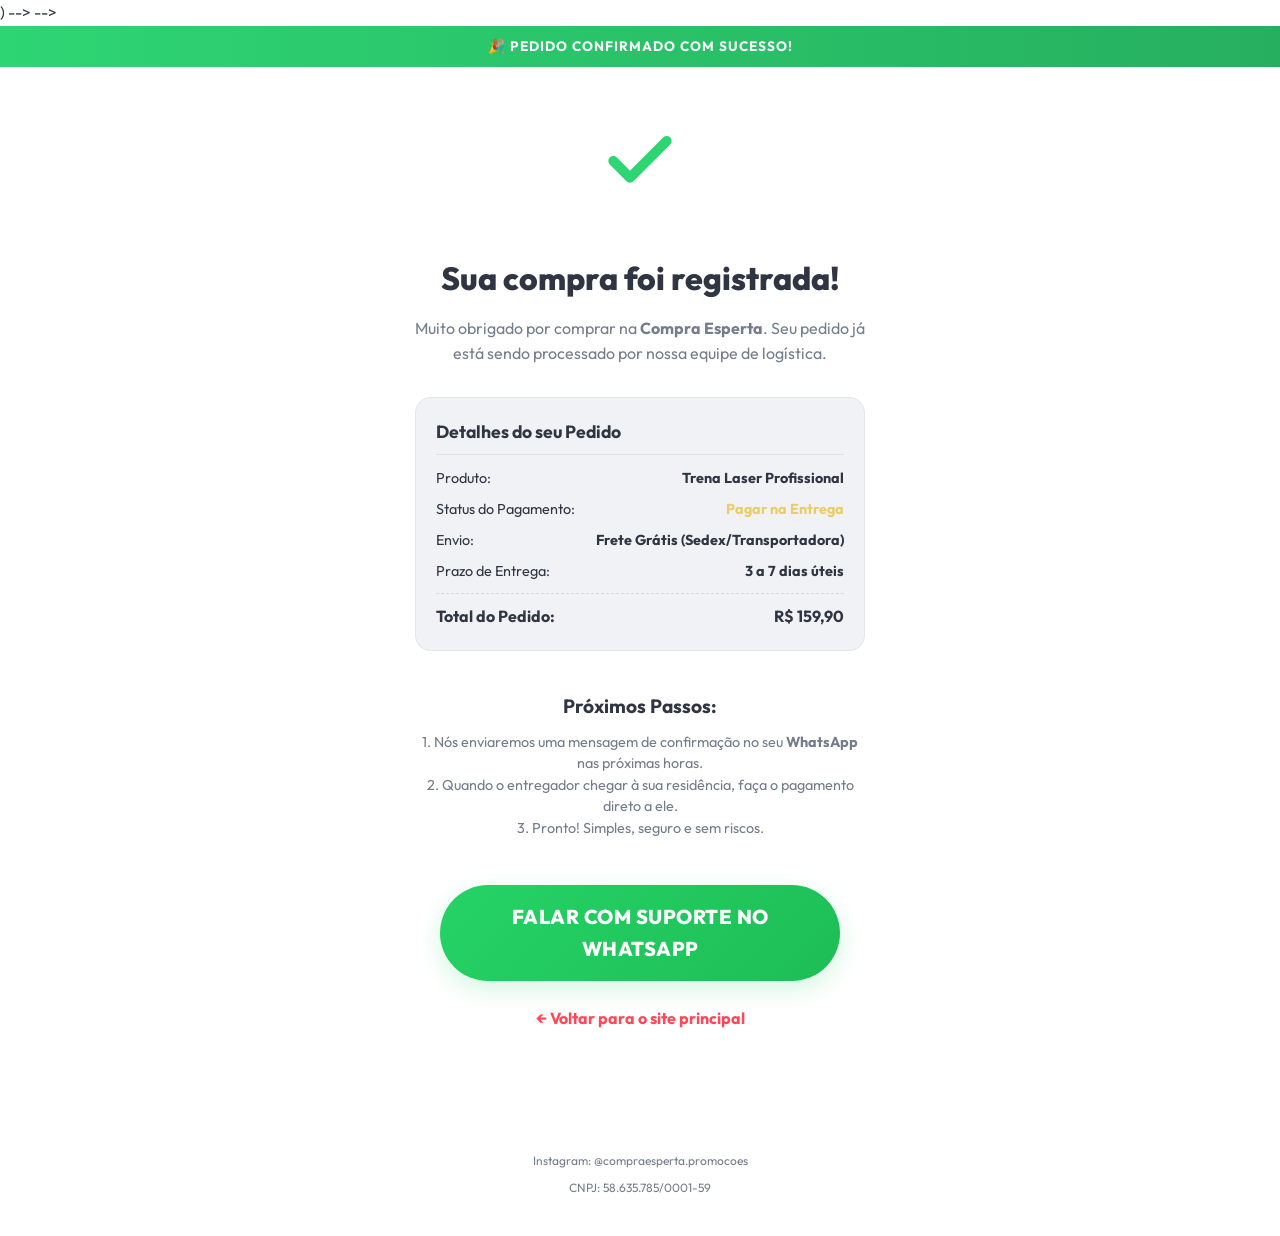
<file: templates/obrigado.html>
<!DOCTYPE html>
<html lang="pt-BR">
<head>
    <meta charset="UTF-8">
    <meta name="viewport" content="width=device-width, initial-scale=1.0">
    <title>Pedido Confirmado! - Compra Esperta Promoções</title>
    
    <!-- Meta Robots para evitar que motores de busca indexem a página de obrigado sem compras reais -->
    <meta name="robots" content="noindex, nofollow">

    <!-- Folha de Estilos Reutilizável -->
    <link rel="stylesheet" href="../assets/css/landing.css">

    <!-- ========================================== -->
    <!-- TAG DE CONVERSÃO DE COMPRA (GOOGLE ADS) -->
    <!-- Para ativar o rastreamento de conversão, descomente as linhas abaixo (remova o <!-- e -->) -->
    <!-- e substitua os códigos de exemplo pelos seus reais fornecidos pelo Google Ads -->
    
    <!-- Google tag (gtag.js) -->
    <!--
    <script async src="https://www.googletagmanager.com/gtag/js?id=AW-SEU_CONVERSION_ID"></script>
    <script>
      window.dataLayer = window.dataLayer || [];
      function gtag(){dataLayer.push(arguments);}
      gtag('js', new Date());
      gtag('config', 'AW-SEU_CONVERSION_ID');
    </script>

    <!-- Disparo da Conversão de Compra -->
    <script>
      gtag('event', 'conversion', {
          'send_to': 'AW-SEU_CONVERSION_ID/LABEL_DA_CONVERSAO',
          'value': 159.90, // Substitua pelo valor real do seu produto se necessário
          'currency': 'BRL',
          'transaction_id': '' // Opcional
      });
    </script>
    -->
    <!-- ========================================== -->
</head>
<body>

    <!-- Faixa de Confirmação Superior -->
    <div class="top-urgency-bar" style="background: linear-gradient(90deg, #2ed573, #26af5f);">
        <span>🎉 PEDIDO CONFIRMADO COM SUCESSO!</span>
    </div>

    <div class="container">
        <div class="thankyou-wrapper">
            <!-- 1. Ícone de Sucesso Animado (Checkmark SVG) -->
            <div class="thankyou-icon">
                <svg width="80" height="80" viewBox="0 0 24 24" fill="none" stroke="currentColor" stroke-width="3" stroke-linecap="round" stroke-linejoin="round">
                    <polyline points="20 6 9 17 4 12"></polyline>
                </svg>
            </div>

            <!-- 2. Mensagem de Boas-Vindas -->
            <h1 class="thankyou-title">Sua compra foi registrada!</h1>
            <p class="thankyou-text">
                Muito obrigado por comprar na <strong>Compra Esperta</strong>. Seu pedido já está sendo processado por nossa equipe de logística.
            </p>

            <!-- 3. Card de Resumo do Pedido -->
            <div class="order-info-card">
                <h3>Detalhes do seu Pedido</h3>
                
                <div class="order-info-row">
                    <span>Produto:</span>
                    <strong>Trena Laser Profissional</strong>
                </div>
                <div class="order-info-row">
                    <span>Status do Pagamento:</span>
                    <strong style="color: #eccc68;">Pagar na Entrega</strong>
                </div>
                <div class="order-info-row">
                    <span>Envio:</span>
                    <strong>Frete Grátis (Sedex/Transportadora)</strong>
                </div>
                <div class="order-info-row">
                    <span>Prazo de Entrega:</span>
                    <strong>3 a 7 dias úteis</strong>
                </div>
                <div class="order-info-row" style="margin-top: 10px; border-top: 1px dashed rgba(0,0,0,0.1); padding-top: 10px;">
                    <span>Total do Pedido:</span>
                    <span>R$ 159,90</span>
                </div>
            </div>

            <!-- 4. Próximos Passos -->
            <div class="headline-container" style="margin-top: 10px;">
                <h2 style="font-size: 1.2rem; font-weight: 700; margin-bottom: 10px;">Próximos Passos:</h2>
                <p style="font-size: 0.9rem; color: var(--text-muted); line-height: 1.5; max-width: 450px;">
                    1. Nós enviaremos uma mensagem de confirmação no seu <strong>WhatsApp</strong> nas próximas horas.<br>
                    2. Quando o entregador chegar à sua residência, faça o pagamento direto a ele.<br>
                    3. Pronto! Simples, seguro e sem riscos.
                </p>
            </div>

            <!-- 5. CTA para Suporte WhatsApp -->
            <div style="margin-top: 25px; width: 100%;">
                <a href="https://wa.me/5517992510545?text=Olá!%20Acabei%20de%20fazer%20um%20pedido%20e%20gostaria%20de%20confirmar." 
                   class="cta-button" 
                   style="background: linear-gradient(135deg, #25d366, #1ebd56); box-shadow: 0 8px 24px rgba(37, 211, 102, 0.2); animation: none;"
                   target="_blank"
                   rel="noopener noreferrer">
                    FALAR COM SUPORTE NO WHATSAPP
                </a>
            </div>

            <!-- 6. Link para Voltar ao Catálogo -->
            <p style="margin-top: 25px;">
                <a href="/" style="color: var(--primary-color); font-weight: 700; text-decoration: none;">← Voltar para o site principal</a>
            </p>
        </div>
    </div>

    <!-- Rodapé -->
    <footer class="landing-footer" style="background-color: var(--bg-white);">
        <p>Instagram: @compraesperta.promocoes</p>
        <p>CNPJ: 58.635.785/0001-59</p>
    </footer>

</body>
</html>
</file>
<file: assets/css/landing.css>
/* CSS Principal para Landing Pages - Compra Esperta Promoções */
@import url('https://fonts.googleapis.com/css2?family=Outfit:wght@300;400;600;700;800&display=swap');

:root {
    --primary-color: #ff4757;      /* Cor de destaque/urgência (vermelho vivo/coral) */
    --secondary-color: #2f3542;    /* Cor de fundo secundária/textos escuros */
    --accent-color: #2ed573;       /* Cor de conversão (verde Whatsapp/sucesso) */
    --bg-light: #f1f2f6;           /* Fundo claro para contrastes */
    --bg-white: #ffffff;
    --text-main: #2f3542;
    --text-muted: #747d8c;
    --font-family: 'Outfit', sans-serif;
    --border-radius: 16px;
    --shadow-subtle: 0 10px 30px rgba(0, 0, 0, 0.05);
    --shadow-medium: 0 15px 35px rgba(0, 0, 0, 0.1);
    --transition-smooth: all 0.3s cubic-bezier(0.4, 0, 0.2, 1);
}

* {
    box-sizing: border-box;
    margin: 0;
    padding: 0;
}

body {
    font-family: var(--font-family);
    background-color: var(--bg-white);
    color: var(--text-main);
    line-height: 1.6;
    overflow-x: hidden;
    -webkit-font-smoothing: antialiased;
}

/* 1. Faixa de Urgência / Top Bar */
.top-urgency-bar {
    background: linear-gradient(90deg, #ff4757, #ff6b81);
    color: var(--bg-white);
    text-align: center;
    padding: 10px 15px;
    font-size: 0.85rem;
    font-weight: 700;
    letter-spacing: 1px;
    text-transform: uppercase;
    animation: pulseBg 3s infinite alternate;
}

.top-urgency-bar span {
    display: inline-flex;
    align-items: center;
    gap: 8px;
}

/* 2. Container Geral */
.container {
    width: 100%;
    max-width: 650px; /* Otimizado para visual mobile-first confortável no desktop */
    margin: 0 auto;
    padding: 20px 15px;
}

/* 3. Cabeçalho / Branding */
.landing-header {
    text-align: center;
    padding: 15px 0;
}

.landing-header .logo {
    font-size: 1.5rem;
    font-weight: 800;
    color: var(--secondary-color);
    letter-spacing: -0.5px;
}

.landing-header .logo span {
    color: var(--primary-color);
}

/* 4. Elementos de Título e Chamadas */
.headline-container {
    text-align: center;
    margin-bottom: 20px;
}

.headline {
    font-size: 1.8rem;
    font-weight: 800;
    line-height: 1.25;
    color: var(--secondary-color);
    letter-spacing: -0.5px;
    margin-bottom: 8px;
}

.subheadline {
    font-size: 1rem;
    color: var(--text-muted);
    font-weight: 400;
}

/* 5. Mídia / Imagens e Vídeo */
.media-container {
    border-radius: var(--border-radius);
    overflow: hidden;
    box-shadow: var(--shadow-medium);
    margin-bottom: 25px;
    background-color: #000;
    position: relative;
    aspect-ratio: 16 / 9;
}

.media-container.video-shorts {
    aspect-ratio: 9 / 16;
    max-width: 320px;
    margin-left: auto;
    margin-right: auto;
}

.media-container iframe {
    width: 100%;
    height: 100%;
    border: none;
    position: absolute;
    top: 0;
    left: 0;
}

.product-image {
    width: 100%;
    height: auto;
    display: block;
    border-radius: var(--border-radius);
    box-shadow: var(--shadow-medium);
    margin-bottom: 25px;
    object-fit: cover;
}

/* 6. Seção de Oferta e Preços (Card de Conversão) */
.offer-card {
    background: var(--bg-white);
    border: 2px solid #f1f2f6;
    border-radius: var(--border-radius);
    padding: 25px;
    text-align: center;
    box-shadow: var(--shadow-subtle);
    margin-bottom: 30px;
    position: relative;
    overflow: hidden;
}

.offer-card::before {
    content: '';
    position: absolute;
    top: 0;
    left: 0;
    right: 0;
    height: 6px;
    background: linear-gradient(90deg, var(--primary-color), var(--accent-color));
}

.offer-badge {
    display: inline-block;
    background-color: rgba(255, 71, 87, 0.1);
    color: var(--primary-color);
    font-size: 0.75rem;
    font-weight: 700;
    padding: 6px 12px;
    border-radius: 50px;
    margin-bottom: 12px;
    text-transform: uppercase;
    letter-spacing: 0.5px;
}

.price-old {
    font-size: 1.1rem;
    color: var(--text-muted);
    text-decoration: line-through;
    margin-bottom: 4px;
}

.price-new {
    font-size: 2.5rem;
    font-weight: 800;
    color: var(--secondary-color);
    line-height: 1;
    margin-bottom: 8px;
}

.price-installments {
    font-size: 1.1rem;
    font-weight: 600;
    color: var(--accent-color);
    margin-bottom: 20px;
}

/* Botão de Chamada para Ação (CTA) Principal */
.cta-button {
    display: inline-flex;
    align-items: center;
    justify-content: center;
    width: 100%;
    max-width: 400px;
    background: linear-gradient(135deg, #2ed573, #26af5f);
    color: var(--bg-white);
    text-decoration: none;
    font-size: 1.25rem;
    font-weight: 800;
    padding: 16px 24px;
    border-radius: 50px;
    box-shadow: 0 8px 24px rgba(46, 213, 115, 0.3);
    transition: var(--transition-smooth);
    border: none;
    cursor: pointer;
    text-transform: uppercase;
    letter-spacing: 0.5px;
    animation: bounceCTA 2s infinite;
}

.cta-button:hover {
    transform: translateY(-2px);
    box-shadow: 0 12px 28px rgba(46, 213, 115, 0.4);
    background: linear-gradient(135deg, #26af5f, #1e90ff);
}

.cta-subtext {
    font-size: 0.8rem;
    color: var(--text-muted);
    margin-top: 10px;
    display: flex;
    align-items: center;
    justify-content: center;
    gap: 6px;
}

/* 7. Benefícios / Características */
.section-title {
    font-size: 1.4rem;
    font-weight: 800;
    color: var(--secondary-color);
    margin-bottom: 20px;
    text-align: center;
}

.benefits-list {
    list-style: none;
    margin-bottom: 30px;
}

.benefit-item {
    display: flex;
    align-items: flex-start;
    gap: 12px;
    margin-bottom: 16px;
    background-color: var(--bg-light);
    padding: 15px;
    border-radius: 12px;
    transition: var(--transition-smooth);
}

.benefit-item:hover {
    transform: translateX(4px);
    background-color: #e8eaf0;
}

.benefit-icon {
    flex-shrink: 0;
    color: var(--accent-color);
    font-size: 1.2rem;
    display: flex;
    align-items: center;
    justify-content: center;
    width: 24px;
    height: 24px;
}

.benefit-content strong {
    display: block;
    color: var(--secondary-color);
    font-size: 1rem;
    margin-bottom: 2px;
}

.benefit-content p {
    font-size: 0.9rem;
    color: var(--text-muted);
    line-height: 1.4;
}

/* 8. Garantia & Segurança */
.guarantee-box {
    display: flex;
    align-items: center;
    gap: 15px;
    background-color: rgba(47, 53, 66, 0.03);
    border: 1px dashed rgba(47, 53, 66, 0.15);
    padding: 15px;
    border-radius: var(--border-radius);
    margin-bottom: 30px;
}

.guarantee-icon {
    width: 60px;
    height: 60px;
    flex-shrink: 0;
}

.guarantee-text h4 {
    font-size: 0.95rem;
    font-weight: 700;
    color: var(--secondary-color);
    margin-bottom: 2px;
}

.guarantee-text p {
    font-size: 0.8rem;
    color: var(--text-muted);
}

/* 9. FAQ / Perguntas Frequentes (Sem JavaScript) */
.faq-accordion {
    margin-bottom: 30px;
}

.faq-item {
    margin-bottom: 10px;
    border: 1px solid #f1f2f6;
    border-radius: 12px;
    overflow: hidden;
}

.faq-item summary {
    padding: 16px;
    font-weight: 700;
    font-size: 0.95rem;
    color: var(--secondary-color);
    background-color: var(--bg-white);
    cursor: pointer;
    list-style: none;
    display: flex;
    justify-content: space-between;
    align-items: center;
    outline: none;
}

.faq-item summary::-webkit-details-marker {
    display: none;
}

.faq-item summary::after {
    content: '+';
    font-size: 1.2rem;
    font-weight: 400;
    color: var(--text-muted);
    transition: var(--transition-smooth);
}

.faq-item[open] summary::after {
    content: '−';
    transform: rotate(180deg);
}

.faq-item[open] summary {
    background-color: var(--bg-light);
}

.faq-content {
    padding: 16px;
    background-color: var(--bg-white);
    font-size: 0.9rem;
    color: var(--text-muted);
    border-top: 1px solid #f1f2f6;
    line-height: 1.5;
}

/* 10. WhatsApp Flutuante */
.whatsapp-float {
    position: fixed;
    bottom: 25px;
    right: 25px;
    background-color: #25d366;
    color: white;
    width: 60px;
    height: 60px;
    border-radius: 50%;
    display: flex;
    align-items: center;
    justify-content: center;
    box-shadow: 0 8px 24px rgba(37, 211, 102, 0.4);
    z-index: 999;
    transition: var(--transition-smooth);
}

.whatsapp-float:hover {
    transform: scale(1.1) rotate(10deg);
}

.whatsapp-float svg {
    width: 32px;
    height: 32px;
    fill: currentColor;
}

/* 11. Footer */
.landing-footer {
    text-align: center;
    padding: 30px 15px;
    background-color: var(--bg-light);
    color: var(--text-muted);
    font-size: 0.75rem;
    margin-top: 40px;
}

.landing-footer p {
    margin-bottom: 8px;
}

.landing-footer a {
    color: var(--secondary-color);
    text-decoration: none;
    font-weight: 600;
    margin: 0 8px;
}

.landing-footer a:hover {
    text-decoration: underline;
}

/* 12. Página de Obrigado */
.thankyou-wrapper {
    display: flex;
    flex-direction: column;
    align-items: center;
    justify-content: center;
    min-height: 80vh;
    text-align: center;
    padding: 30px 20px;
}

.thankyou-icon {
    font-size: 4.5rem;
    color: var(--accent-color);
    margin-bottom: 20px;
    animation: scaleIn 0.5s ease-out;
}

.thankyou-title {
    font-size: 2rem;
    font-weight: 800;
    color: var(--secondary-color);
    margin-bottom: 12px;
}

.thankyou-text {
    font-size: 1rem;
    color: var(--text-muted);
    max-width: 480px;
    margin-bottom: 30px;
}

.order-info-card {
    background-color: var(--bg-light);
    border-radius: var(--border-radius);
    padding: 20px;
    width: 100%;
    max-width: 450px;
    text-align: left;
    margin-bottom: 30px;
    border: 1px solid rgba(0,0,0,0.05);
}

.order-info-card h3 {
    font-size: 1.1rem;
    margin-bottom: 12px;
    color: var(--secondary-color);
    border-bottom: 1px solid rgba(0,0,0,0.08);
    padding-bottom: 8px;
}

.order-info-row {
    display: flex;
    justify-content: space-between;
    font-size: 0.9rem;
    margin-bottom: 8px;
}

.order-info-row:last-child {
    margin-bottom: 0;
    font-weight: 700;
    font-size: 1rem;
    color: var(--secondary-color);
}

/* Animações */
@keyframes pulseBg {
    0% { background-position: 0% 50%; }
    100% { background-position: 100% 50%; }
}

@keyframes bounceCTA {
    0%, 100% { transform: scale(1); }
    50% { transform: scale(1.03); }
}

@keyframes scaleIn {
    0% { transform: scale(0.8); opacity: 0; }
    100% { transform: scale(1); opacity: 1; }
}

/* Responsividade adicional */
@media (max-width: 480px) {
    .headline {
        font-size: 1.5rem;
    }
    .price-new {
        font-size: 2.1rem;
    }
    .cta-button {
        font-size: 1.1rem;
        padding: 14px 20px;
    }
}
</file>
